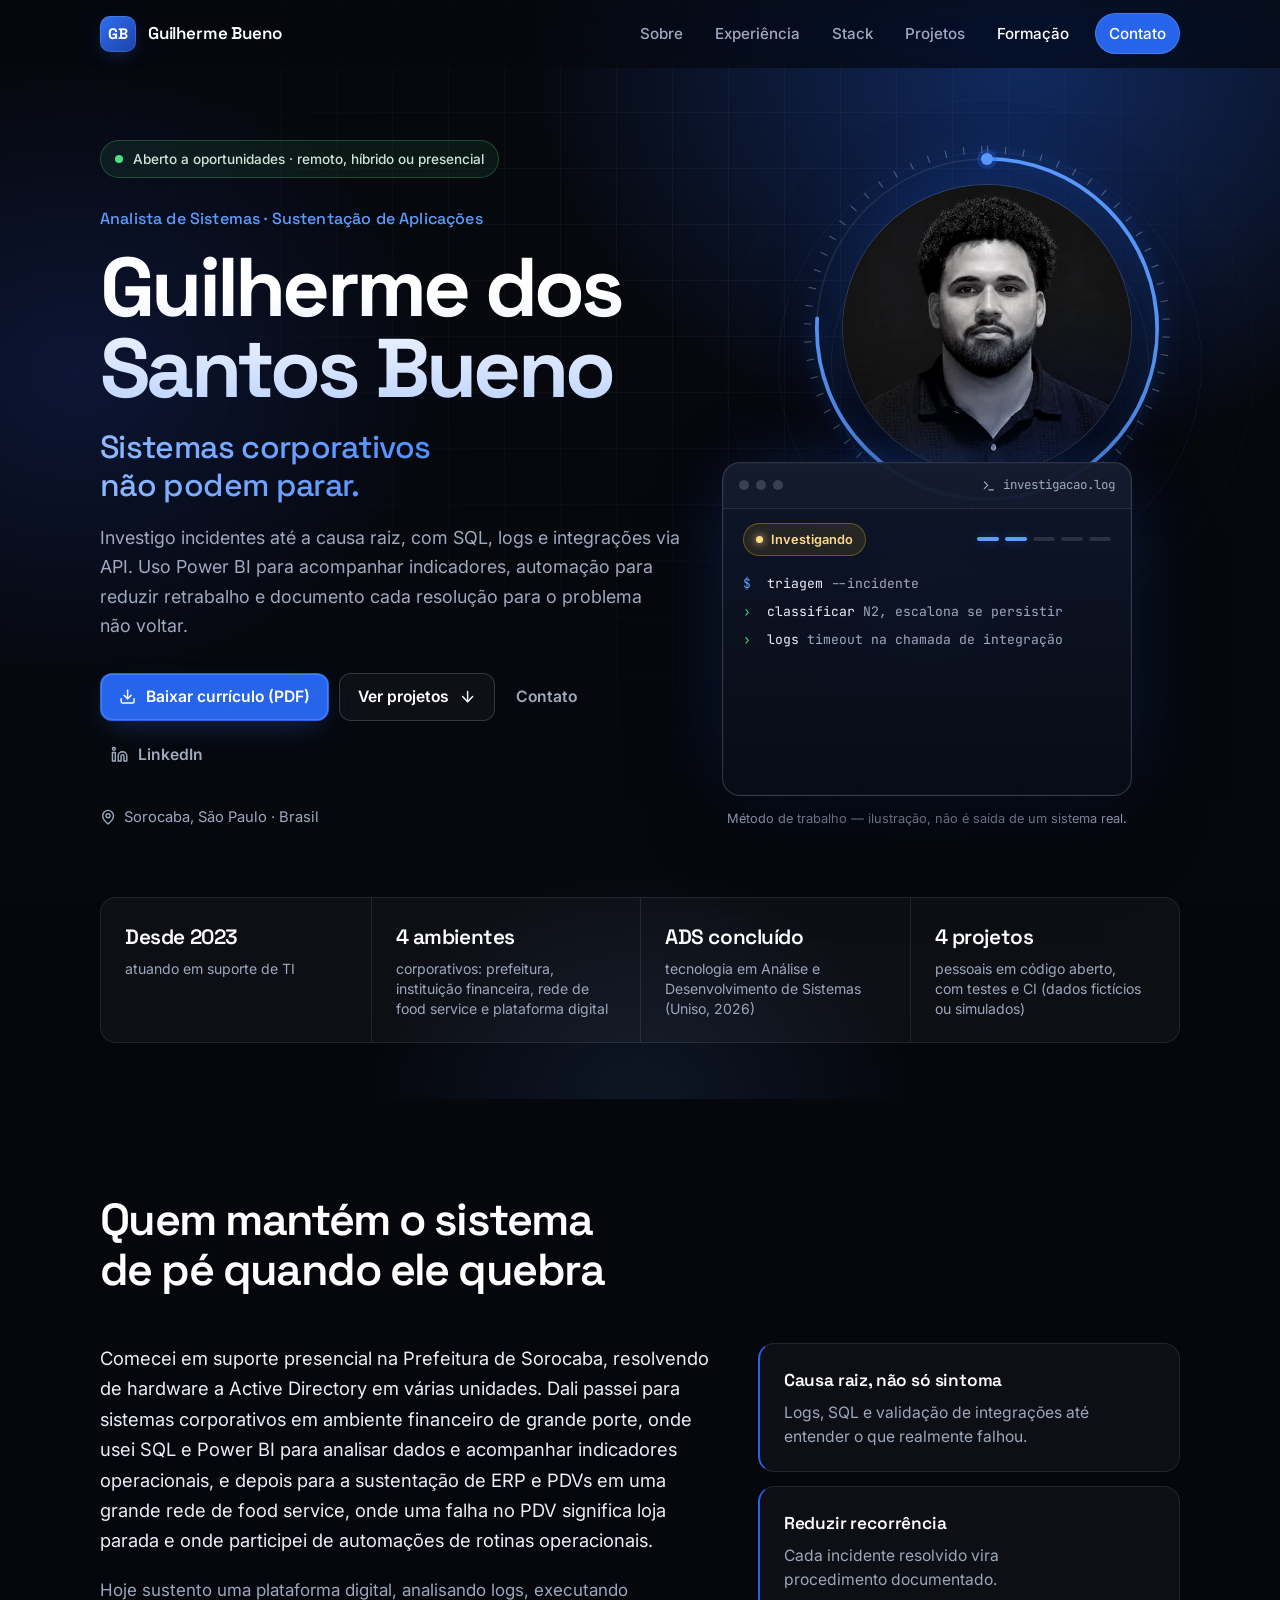
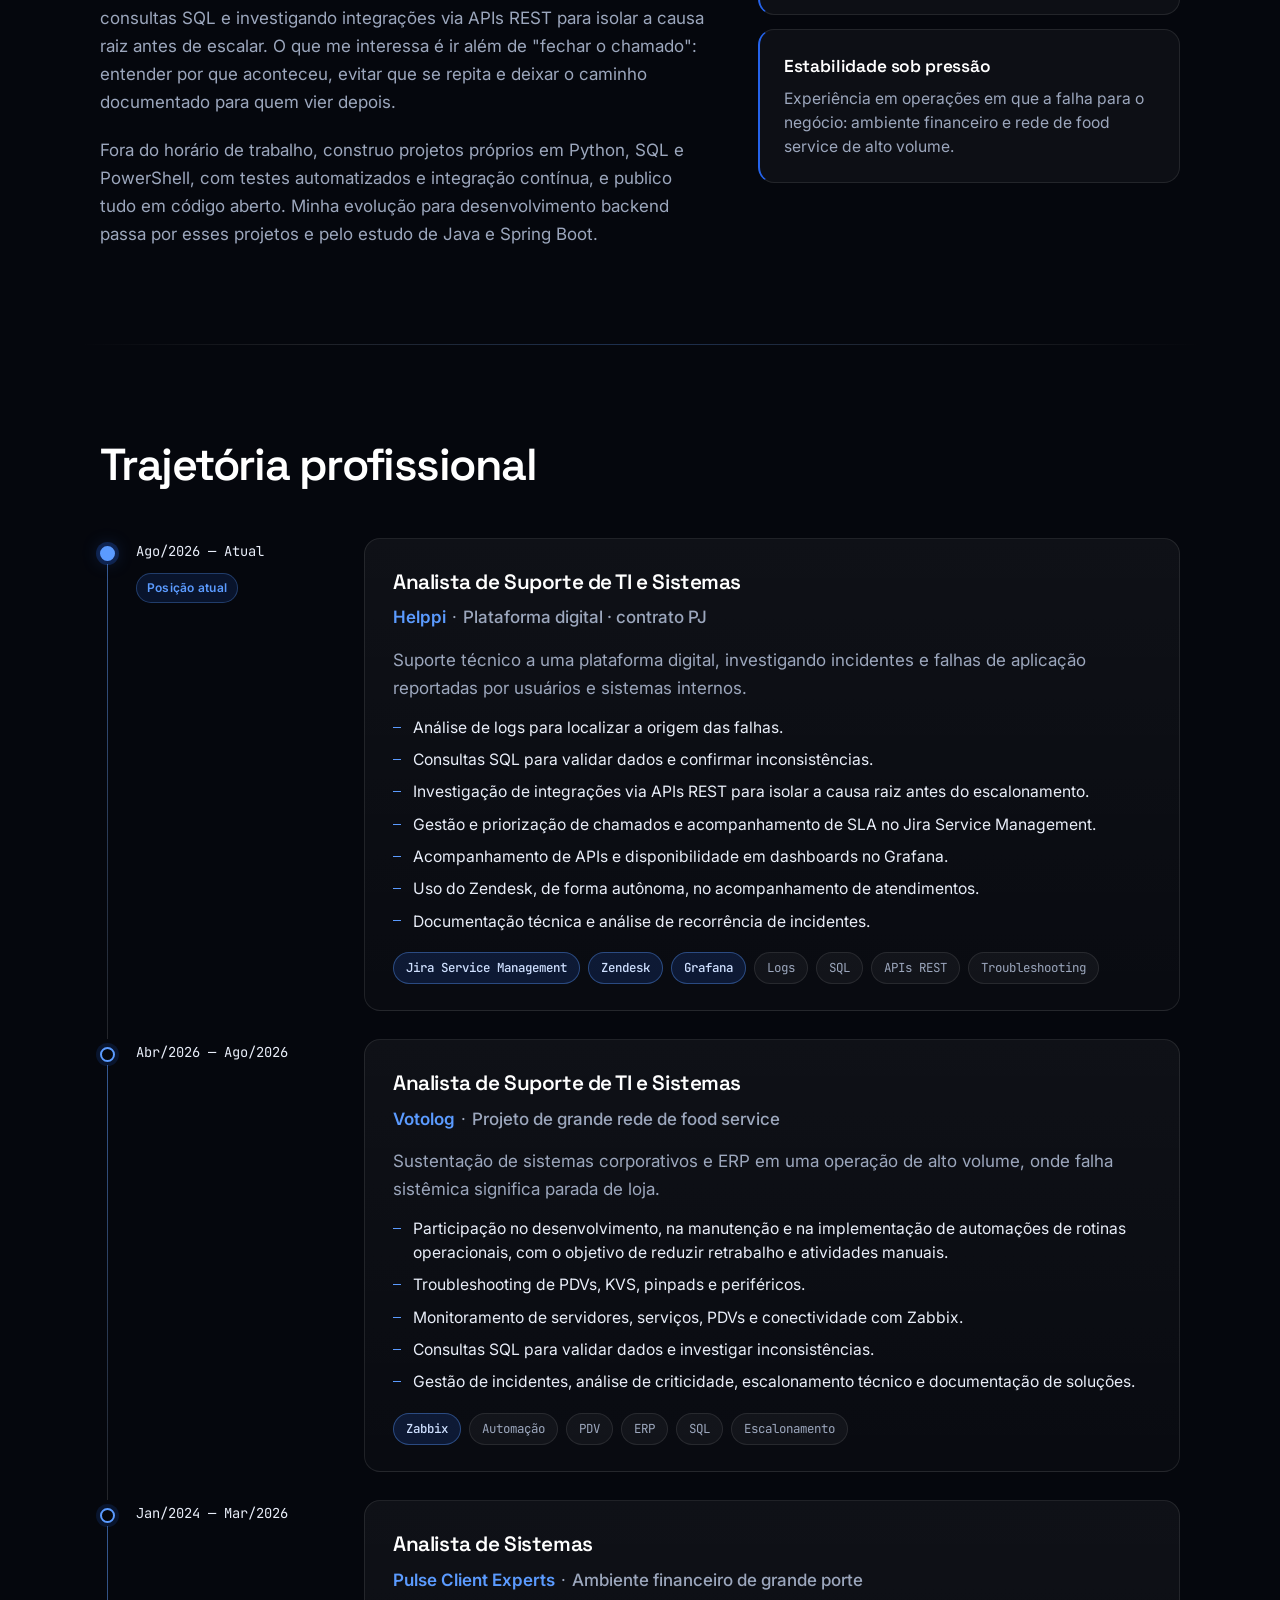
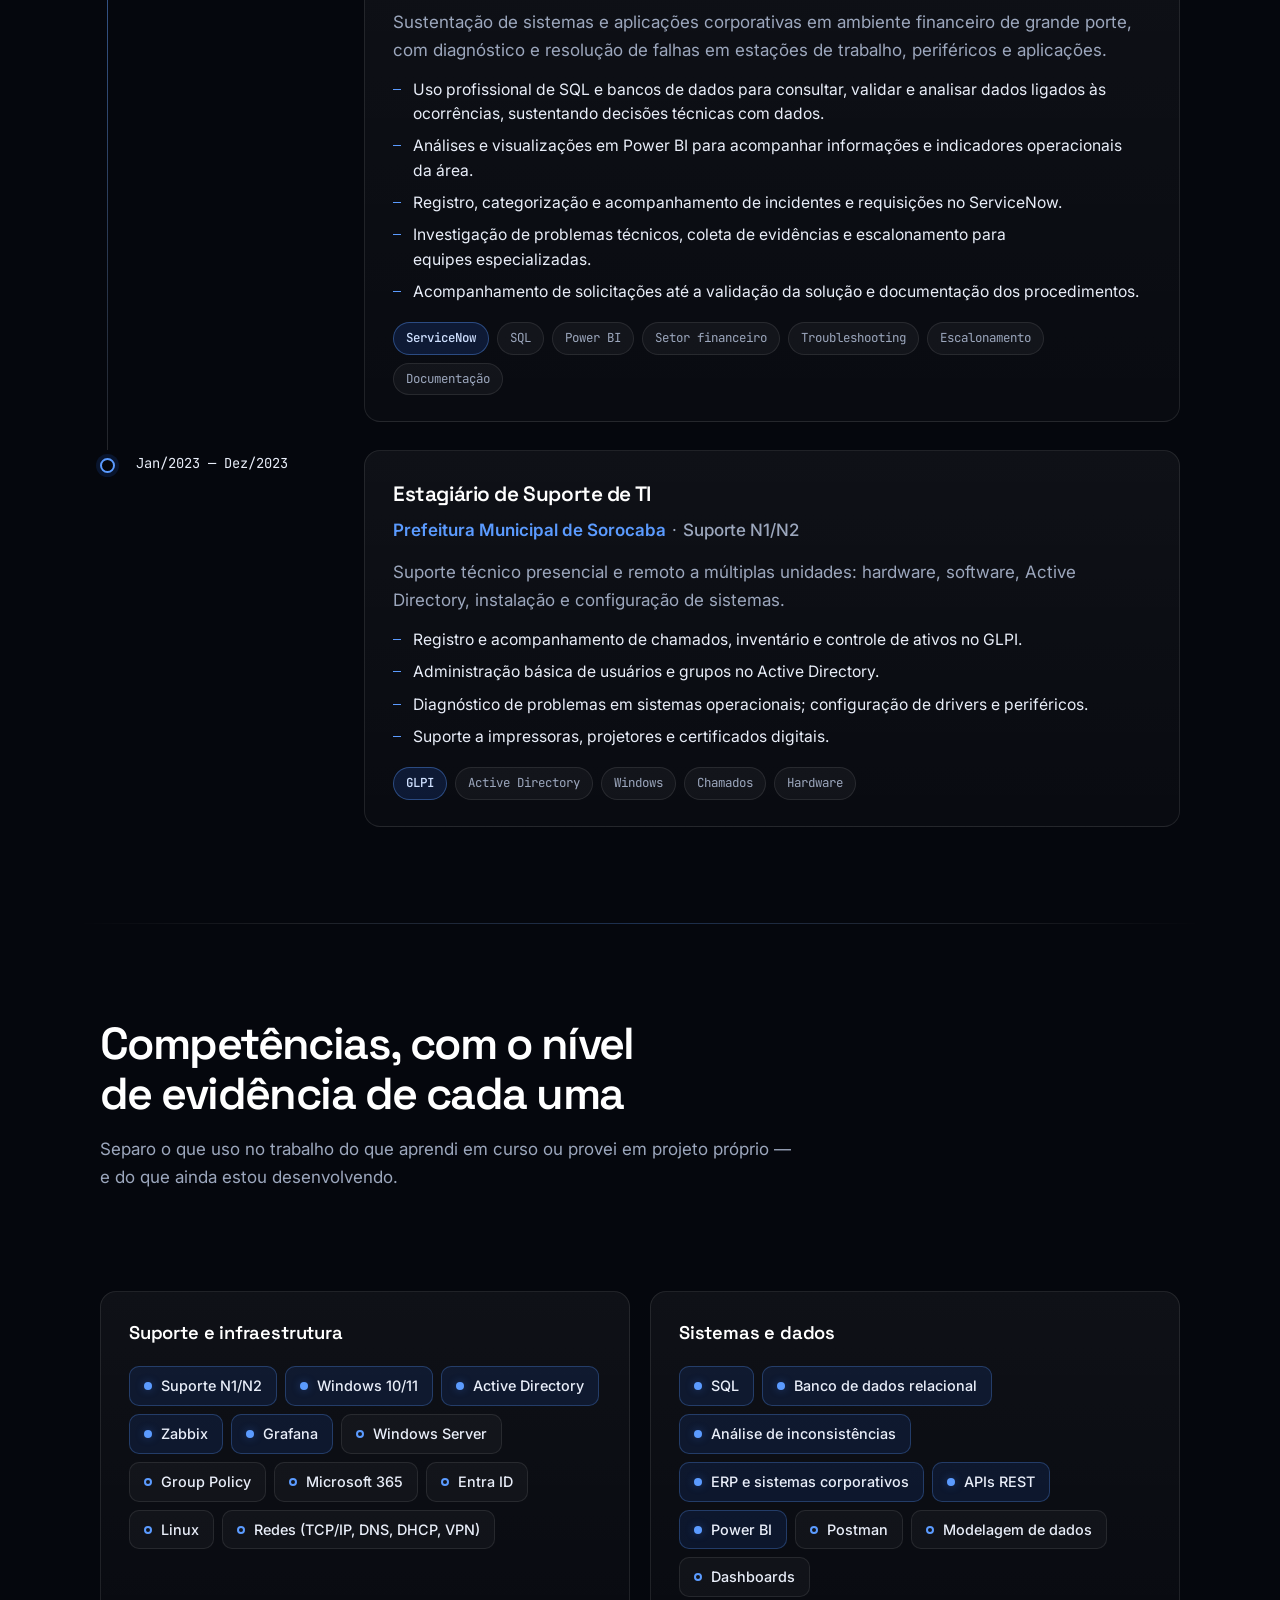
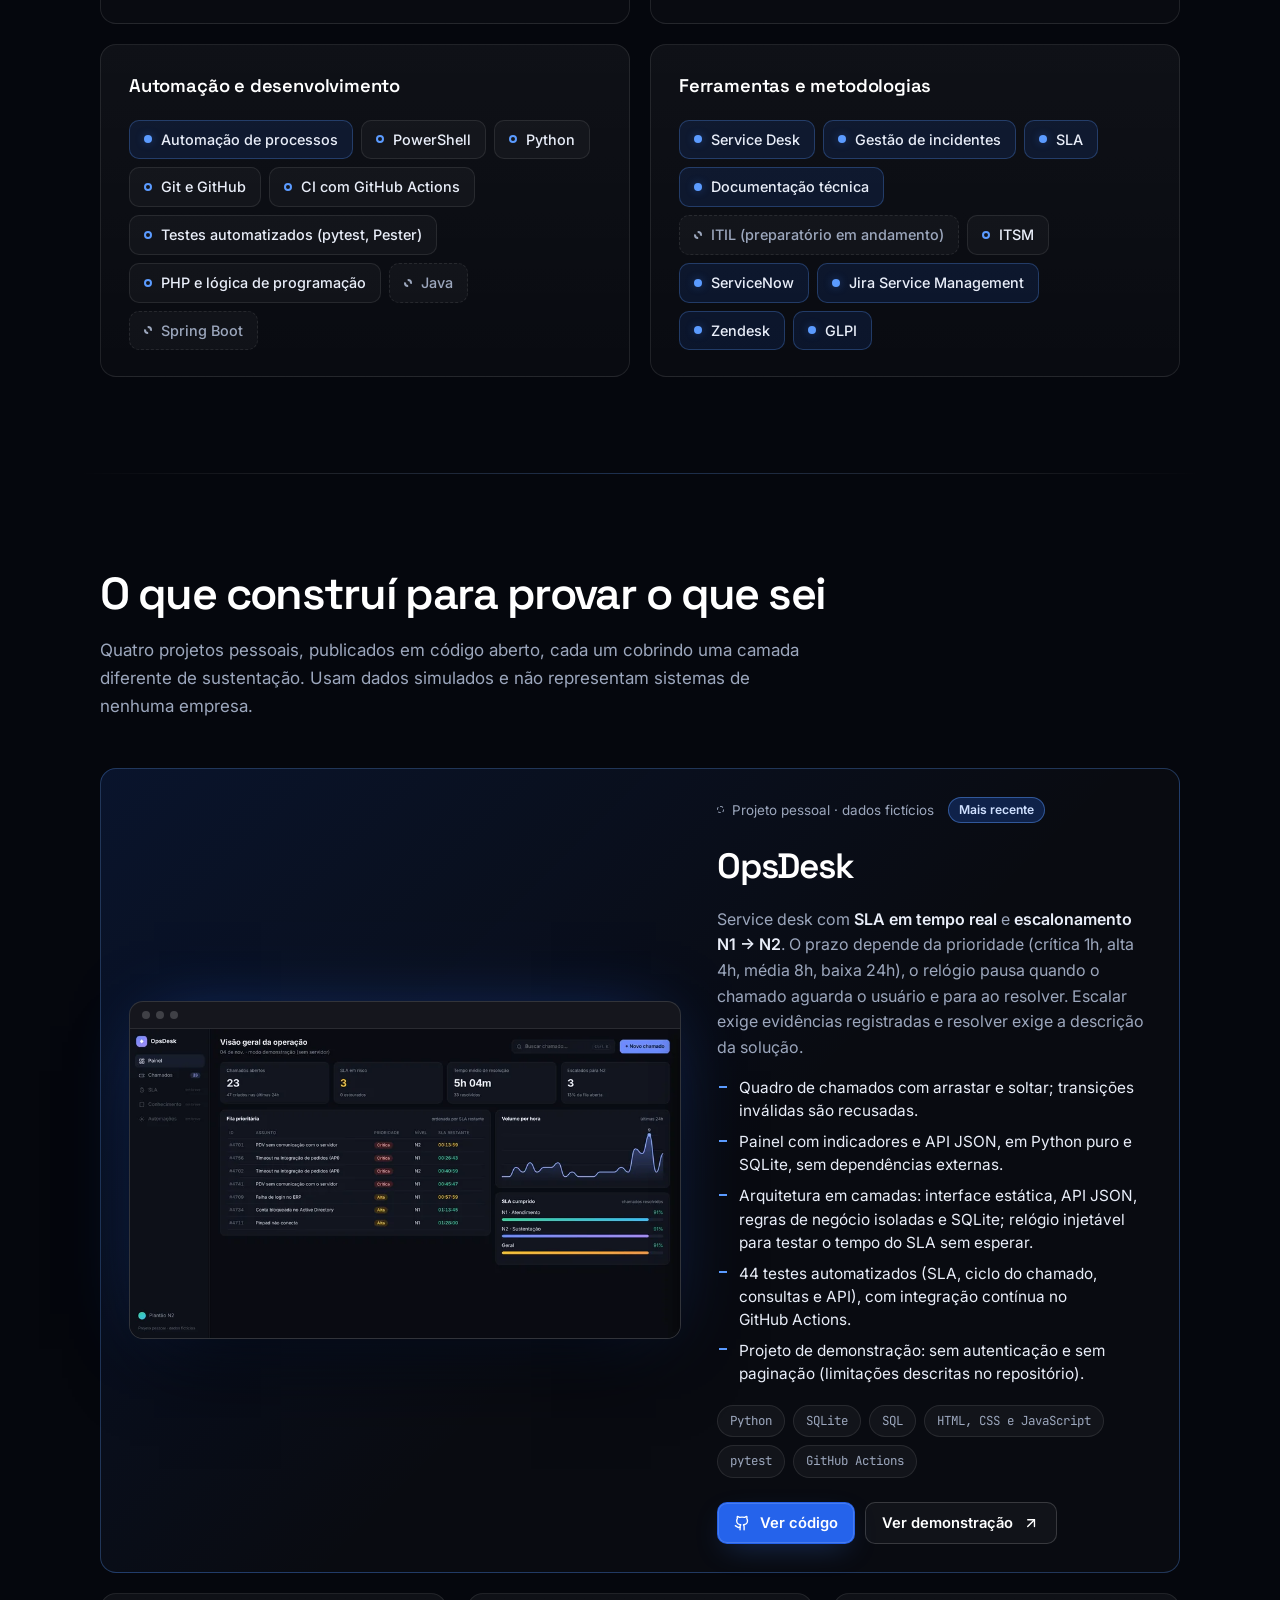
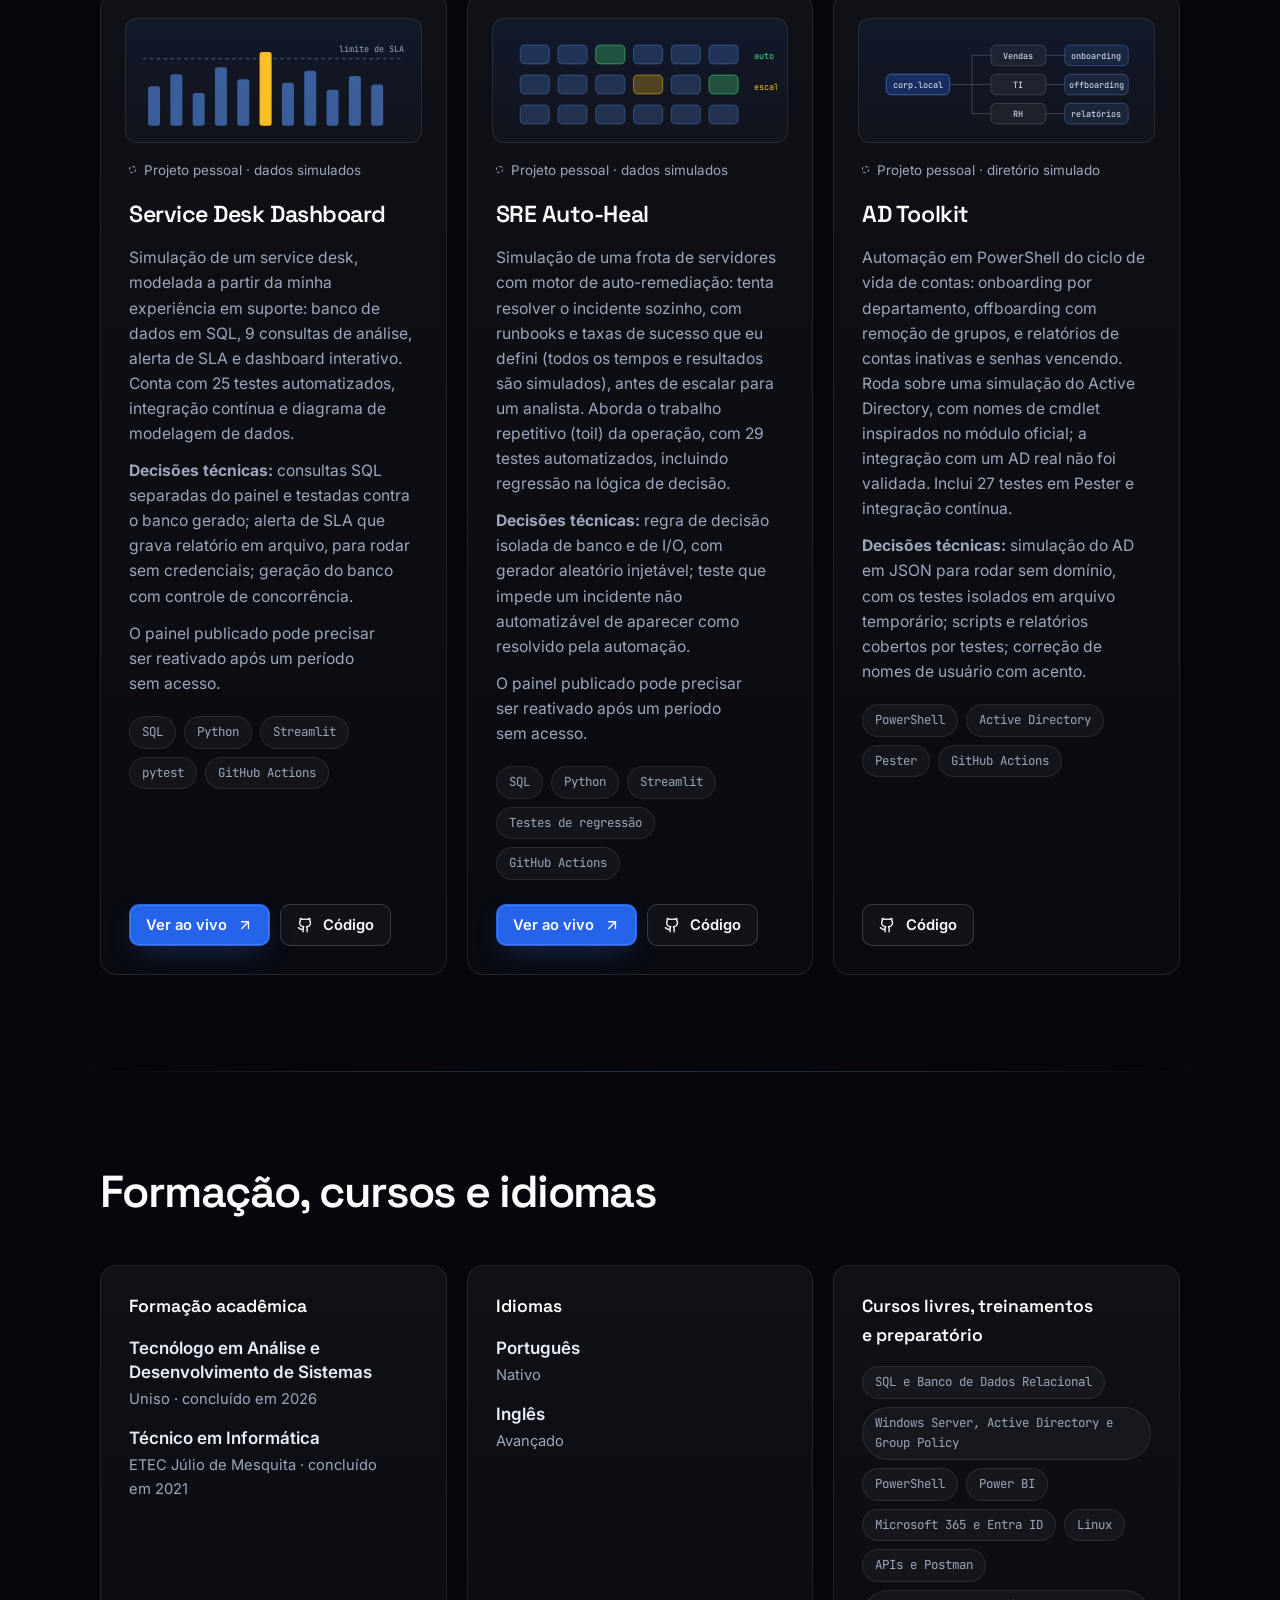
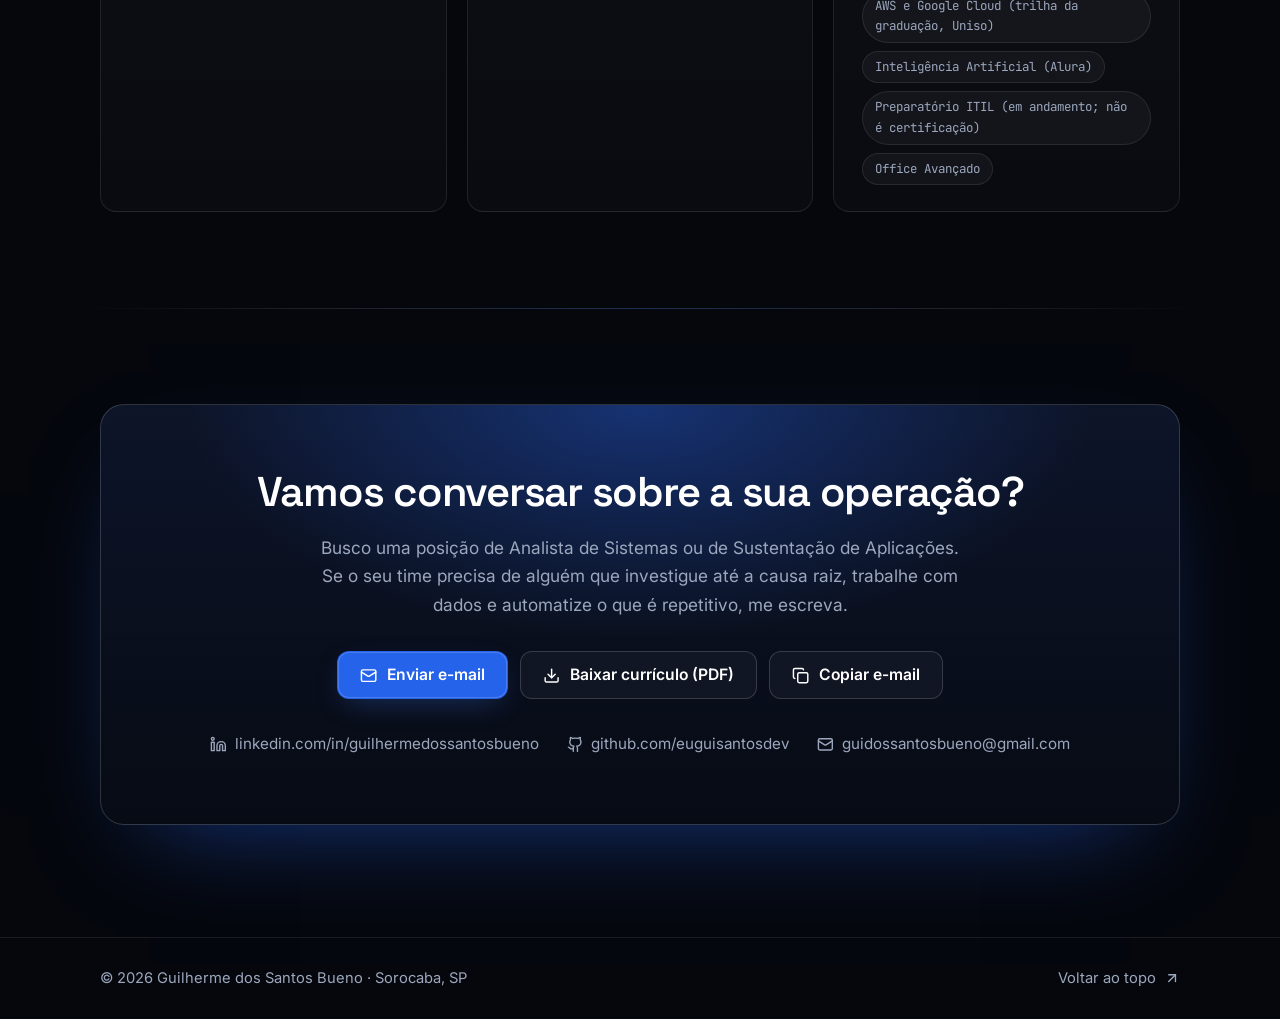
<file: index.html>
<!doctype html>
<html lang="pt-BR">
<head>
  <meta charset="utf-8">
  <meta name="viewport" content="width=device-width, initial-scale=1">
  <title>Guilherme dos Santos Bueno — Analista de Sistemas | Sustentação de Aplicações</title>
  <meta name="description" content="Analista de Sistemas em Sorocaba-SP. Sustentação de aplicações e ERP, SQL, Power BI, automação de processos e integrações via API. Portfólio, experiência e projetos.">
  <meta name="author" content="Guilherme dos Santos Bueno">
  <meta name="theme-color" content="#05070d">
  <link rel="canonical" href="https://euguisantosdev.github.io/">

  <meta property="og:type" content="website">
  <meta property="og:locale" content="pt_BR">
  <meta property="og:site_name" content="Guilherme dos Santos Bueno">
  <meta property="og:title" content="Guilherme dos Santos Bueno — Analista de Sistemas | Sustentação de Aplicações">
  <meta property="og:description" content="Analista de Sistemas. Sustentação de aplicações, SQL, Power BI, automação de processos e análise de causa raiz.">
  <meta property="og:url" content="https://euguisantosdev.github.io/">
  <meta property="og:image" content="https://euguisantosdev.github.io/og-image.png">
  <meta property="og:image:width" content="1200">
  <meta property="og:image:height" content="630">
  <meta property="og:image:alt" content="Guilherme dos Santos Bueno — Analista de Sistemas">
  <meta name="twitter:card" content="summary_large_image">
  <meta name="twitter:title" content="Guilherme dos Santos Bueno — Analista de Sistemas | Sustentação de Aplicações">
  <meta name="twitter:description" content="Analista de Sistemas. Sustentação de aplicações, SQL, Power BI, automação de processos e análise de causa raiz.">
  <meta name="twitter:image" content="https://euguisantosdev.github.io/og-image.png">

  <link rel="icon" href="favicon.svg" type="image/svg+xml">

  <link rel="preconnect" href="https://fonts.googleapis.com">
  <link rel="preconnect" href="https://fonts.gstatic.com" crossorigin>
  <link rel="stylesheet" href="https://fonts.googleapis.com/css2?family=Inter:wght@400;500;600&family=JetBrains+Mono:wght@400;500&family=Space+Grotesk:wght@500;600;700&display=swap">
  <link rel="stylesheet" href="assets/css/style.css">

  <script type="application/ld+json">
  {
    "@context": "https://schema.org",
    "@type": "Person",
    "name": "Guilherme dos Santos Bueno",
    "jobTitle": "Analista de Sistemas",
    "email": "mailto:guidossantosbueno@gmail.com",
    "url": "https://euguisantosdev.github.io/",
    "address": { "@type": "PostalAddress", "addressLocality": "Sorocaba", "addressRegion": "SP", "addressCountry": "BR" },
    "alumniOf": [
      { "@type": "CollegeOrUniversity", "name": "Uniso" },
      { "@type": "EducationalOrganization", "name": "ETEC Júlio de Mesquita" }
    ],
    "sameAs": [
      "https://www.linkedin.com/in/guilhermedossantosbueno/",
      "https://github.com/euguisantosdev"
    ]
  }
  </script>
  <script>document.documentElement.classList.add('js');</script>
</head>
<body>
  <!-- Ícones (sprite SVG, sem dependências) -->
  <svg width="0" height="0" style="position:absolute" aria-hidden="true" focusable="false">
    <defs>
      <symbol id="i-arrow-up-right" viewBox="0 0 24 24"><path d="M7 7h10v10"/><path d="M7 17 17 7"/></symbol>
      <symbol id="i-arrow-down" viewBox="0 0 24 24"><path d="M12 5v14"/><path d="m19 12-7 7-7-7"/></symbol>
      <symbol id="i-mail" viewBox="0 0 24 24"><rect width="20" height="16" x="2" y="4" rx="2"/><path d="m22 7-8.97 5.7a1.94 1.94 0 0 1-2.06 0L2 7"/></symbol>
      <symbol id="i-github" viewBox="0 0 24 24"><path d="M15 22v-4a4.8 4.8 0 0 0-1-3.5c3 0 6-2 6-5.5.08-1.25-.27-2.48-1-3.5.28-1.15.28-2.35 0-3.5 0 0-1 0-3 1.5-2.64-.5-5.36-.5-8 0C6 2 5 2 5 2c-.3 1.15-.3 2.35 0 3.5A5.403 5.403 0 0 0 4 9c0 3.5 3 5.5 6 5.5-.39.49-.68 1.05-.85 1.65-.17.6-.22 1.23-.15 1.85v4"/><path d="M9 18c-4.51 2-5-2-7-2"/></symbol>
      <symbol id="i-linkedin" viewBox="0 0 24 24"><path d="M16 8a6 6 0 0 1 6 6v7h-4v-7a2 2 0 0 0-2-2 2 2 0 0 0-2 2v7h-4v-7a6 6 0 0 1 6-6z"/><rect width="4" height="12" x="2" y="9"/><circle cx="4" cy="4" r="2"/></symbol>
      <symbol id="i-copy" viewBox="0 0 24 24"><rect width="14" height="14" x="8" y="8" rx="2" ry="2"/><path d="M4 16c-1.1 0-2-.9-2-2V4c0-1.1.9-2 2-2h10c1.1 0 2 .9 2 2"/></symbol>
      <symbol id="i-check" viewBox="0 0 24 24"><path d="M20 6 9 17l-5-5"/></symbol>
      <symbol id="i-menu" viewBox="0 0 24 24"><line x1="4" x2="20" y1="12" y2="12"/><line x1="4" x2="20" y1="6" y2="6"/><line x1="4" x2="20" y1="18" y2="18"/></symbol>
      <symbol id="i-x" viewBox="0 0 24 24"><path d="M18 6 6 18"/><path d="m6 6 12 12"/></symbol>
      <symbol id="i-map-pin" viewBox="0 0 24 24"><path d="M20 10c0 6-8 12-8 12s-8-6-8-12a8 8 0 0 1 16 0Z"/><circle cx="12" cy="10" r="3"/></symbol>
      <symbol id="i-download" viewBox="0 0 24 24"><path d="M21 15v4a2 2 0 0 1-2 2H5a2 2 0 0 1-2-2v-4"/><path d="m7 10 5 5 5-5"/><path d="M12 15V3"/></symbol>
      <symbol id="i-terminal" viewBox="0 0 24 24"><polyline points="4 17 10 11 4 5"/><line x1="12" x2="20" y1="19" y2="19"/></symbol>
    </defs>
  </svg>

  <a class="skip-link" href="#conteudo">Pular para o conteúdo</a>
  <div class="progress" aria-hidden="true"><span></span></div>

  <header class="site-header" id="topo">
    <nav class="nav container" aria-label="Navegação principal">
      <a class="brand" href="#topo" aria-label="GB — Guilherme Bueno, início">
        <span class="brand-mark" aria-hidden="true">GB</span>
        <span class="brand-name">Guilherme Bueno</span>
      </a>

      <button class="nav-toggle" type="button" aria-expanded="false" aria-controls="menu" aria-label="Abrir menu">
        <svg class="icon icon-menu" aria-hidden="true"><use href="#i-menu"/></svg>
        <svg class="icon icon-close" aria-hidden="true"><use href="#i-x"/></svg>
      </button>

      <ul class="nav-links" id="menu">
        <li><a href="#sobre">Sobre</a></li>
        <li><a href="#experiencia">Experiência</a></li>
        <li><a href="#stack">Stack</a></li>
        <li><a href="#projetos">Projetos</a></li>
        <li><a href="#formacao">Formação</a></li>
        <li><a class="nav-cta" href="#contato">Contato</a></li>
      </ul>
    </nav>
  </header>

  <main id="conteudo">

    <!-- HERO -->
    <section class="hero" aria-labelledby="hero-title">
      <div class="hero-bg" aria-hidden="true"></div>
      <div class="container hero-grid">
        <div class="hero-copy">
          <!-- Indicador de disponibilidade: remova este <p> para ocultá-lo. -->
          <p class="status-pill reveal"><span class="pulse-dot" aria-hidden="true"></span>Aberto a oportunidades · remoto, híbrido ou presencial</p>

          <p class="kicker reveal">Analista de Sistemas · Sustentação de Aplicações</p>
          <h1 id="hero-title" class="hero-title reveal">Guilherme dos Santos Bueno</h1>
          <p class="hero-tagline reveal">Sistemas corporativos não podem parar.</p>
          <p class="hero-lead reveal">Investigo incidentes até a causa raiz, com SQL, logs e integrações via API. Uso Power BI para acompanhar indicadores, automação para reduzir retrabalho e documento cada resolução para o problema não voltar.</p>

          <div class="hero-actions reveal">
            <a class="btn btn-primary" href="Guilherme_Santos_Bueno_Curriculo.pdf" download><svg class="icon" aria-hidden="true"><use href="#i-download"/></svg> Baixar currículo (PDF)</a>
            <a class="btn btn-ghost" href="#projetos">Ver projetos <svg class="icon" aria-hidden="true"><use href="#i-arrow-down"/></svg></a>
            <a class="btn btn-link" href="#contato">Contato</a>
            <a class="btn btn-link" href="https://www.linkedin.com/in/guilhermedossantosbueno/" target="_blank" rel="noopener noreferrer"><svg class="icon" aria-hidden="true"><use href="#i-linkedin"/></svg> LinkedIn<span class="sr-only"> (abre em nova aba)</span></a>
          </div>

          <p class="hero-meta reveal"><svg class="icon" aria-hidden="true"><use href="#i-map-pin"/></svg> Sorocaba, São Paulo · Brasil</p>
        </div>

        <div class="hero-stage reveal">
          <figure class="portrait">
            <svg class="portrait-ring" viewBox="0 0 400 400" aria-hidden="true">
              <circle class="ring-ticks" cx="200" cy="200" r="194"/>
              <circle class="ring-track" cx="200" cy="200" r="184"/>
              <circle class="ring-arc" cx="200" cy="200" r="184" pathLength="100"/>
            </svg>
            <span class="portrait-dot" aria-hidden="true"></span>
            <div class="portrait-photo">
              <picture>
                <source type="image/webp" srcset="assets/img/guilherme-480.webp 480w, assets/img/guilherme-720.webp 720w" sizes="(max-width: 640px) 70vw, 320px">
                <img src="assets/img/guilherme-480.jpg" srcset="assets/img/guilherme-480.jpg 480w, assets/img/guilherme-720.jpg 720w" sizes="(max-width: 640px) 70vw, 320px" width="480" height="480" alt="Guilherme dos Santos Bueno" fetchpriority="high" decoding="async">
              </picture>
            </div>
          </figure>

          <aside class="hero-panel" aria-label="Como eu investigo um incidente (ilustração do método)">
          <div class="board" id="board" role="img" aria-label="Ilustração animada do método de investigação: classificar o incidente, isolar a falha nos logs, validar dados com SQL, conferir a integração via API e documentar a causa raiz até o incidente ser resolvido.">
            <div class="board-bar" aria-hidden="true">
              <span class="dot"></span><span class="dot"></span><span class="dot"></span>
              <span class="board-title"><svg class="icon" aria-hidden="true"><use href="#i-terminal"/></svg> investigacao.log</span>
            </div>
            <div class="board-status" aria-hidden="true">
              <span class="board-chip" id="board-chip" data-state="done"><span class="board-chip-dot"></span><span id="board-chip-text">Resolvido</span></span>
              <span class="board-steps"><i class="on"></i><i class="on"></i><i class="on"></i><i class="on"></i><i class="on"></i></span>
            </div>
            <ol class="board-log" aria-hidden="true">
              <li><span class="c-prompt">$</span> triagem <span class="c-dim">--incidente</span></li>
              <li><span class="c-ok">›</span> classificar <span class="c-dim">N2, escalona se persistir</span></li>
              <li><span class="c-ok">›</span> logs <span class="c-dim">timeout na chamada de integração</span></li>
              <li><span class="c-ok">›</span> sql <span class="c-dim">registros duplicados encontrados</span></li>
              <li><span class="c-ok">›</span> api <span class="c-dim">serviço externo respondendo 504</span></li>
              <li><span class="c-ok">›</span> causa-raiz <span class="c-dim">documentar e prevenir</span></li>
              <li class="board-done"><span class="c-ok">✓</span> resolvido <span class="c-dim">procedimento documentado</span></li>
            </ol>
          </div>
          <p class="console-caption">Método de trabalho — ilustração, não é saída de um sistema real.</p>
          </aside>
        </div>
      </div>

      <div class="container">
        <ul class="facts reveal" aria-label="Fatos rápidos">
          <li><strong>Desde 2023</strong><span>atuando em suporte de TI</span></li>
          <li><strong>4 ambientes</strong><span>corporativos: prefeitura, instituição financeira, rede de food service e plataforma digital</span></li>
          <li><strong>ADS concluído</strong><span>tecnologia em Análise e Desenvolvimento de Sistemas (Uniso, 2026)</span></li>
          <li><strong>4 projetos</strong><span>pessoais em código aberto, com testes e CI (dados fictícios ou simulados)</span></li>
        </ul>
      </div>
    </section>

    <!-- SOBRE -->
    <section class="section" id="sobre" aria-labelledby="sobre-title">
      <div class="container">
        <header class="section-head reveal">
          <h2 id="sobre-title">Quem mantém o sistema de pé quando ele quebra</h2>
        </header>

        <div class="about-grid">
          <div class="about-text reveal">
            <p>Comecei em suporte presencial na Prefeitura de Sorocaba, resolvendo de hardware a Active Directory em várias unidades. Dali passei para sistemas corporativos em ambiente financeiro de grande porte, onde usei SQL e Power BI para analisar dados e acompanhar indicadores operacionais, e depois para a sustentação de ERP e PDVs em uma grande rede de food service, onde uma falha no PDV significa loja parada e onde participei de automações de rotinas operacionais.</p>
            <p>Hoje sustento uma plataforma digital, analisando logs, executando consultas SQL e investigando integrações via APIs REST para isolar a causa raiz antes de escalar. O que me interessa é ir além de "fechar o chamado": entender por que aconteceu, evitar que se repita e deixar o caminho documentado para quem vier depois.</p>
            <p>Fora do horário de trabalho, construo projetos próprios em Python, SQL e PowerShell, com testes automatizados e integração contínua, e publico tudo em código aberto. Minha evolução para desenvolvimento backend passa por esses projetos e pelo estudo de Java e Spring Boot.</p>
          </div>

          <ul class="principles reveal" aria-label="Princípios de trabalho">
            <li>
              <h3>Causa raiz, não só sintoma</h3>
              <p>Logs, SQL e validação de integrações até entender o que realmente falhou.</p>
            </li>
            <li>
              <h3>Reduzir recorrência</h3>
              <p>Cada incidente resolvido vira procedimento documentado.</p>
            </li>
            <li>
              <h3>Estabilidade sob pressão</h3>
              <p>Experiência em operações em que a falha para o negócio: ambiente financeiro e rede de food service de alto volume.</p>
            </li>
          </ul>
        </div>
      </div>
    </section>


    <!-- EXPERIÊNCIA -->
    <section class="section" id="experiencia" aria-labelledby="exp-title">
      <div class="container">
        <header class="section-head reveal">
          <h2 id="exp-title">Trajetória profissional</h2>
        </header>

        <ol class="timeline">
          <li class="tl-item reveal">
            <div class="tl-meta">
              <span class="tl-period">Ago/2026 — Atual</span>
              <span class="tl-badge">Posição atual</span>
            </div>
            <article class="card tl-card">
              <h3>Analista de Suporte de TI e Sistemas</h3>
              <p class="tl-company">Helppi <span class="tl-sep">·</span> <span class="tl-op">Plataforma digital · contrato PJ</span></p>
              <p>Suporte técnico a uma plataforma digital, investigando incidentes e falhas de aplicação reportadas por usuários e sistemas internos.</p>
              <ul class="tl-list">
                <li>Análise de logs para localizar a origem das falhas.</li>
                <li>Consultas SQL para validar dados e confirmar inconsistências.</li>
                <li>Investigação de integrações via APIs REST para isolar a causa raiz antes do escalonamento.</li>
                <li>Gestão e priorização de chamados e acompanhamento de SLA no Jira Service Management.</li>
                <li>Acompanhamento de APIs e disponibilidade em dashboards no Grafana.</li>
                <li>Uso do Zendesk, de forma autônoma, no acompanhamento de atendimentos.</li>
                <li>Documentação técnica e análise de recorrência de incidentes.</li>
              </ul>
              <ul class="tags" aria-label="Tecnologias relacionadas"><li class="tag-tool">Jira Service Management</li><li class="tag-tool">Zendesk</li><li class="tag-tool">Grafana</li><li>Logs</li><li>SQL</li><li>APIs REST</li><li>Troubleshooting</li></ul>
            </article>
          </li>

          <li class="tl-item reveal">
            <div class="tl-meta"><span class="tl-period">Abr/2026 — Ago/2026</span></div>
            <article class="card tl-card">
              <h3>Analista de Suporte de TI e Sistemas</h3>
              <p class="tl-company">Votolog <span class="tl-sep">·</span> <span class="tl-op">Projeto de grande rede de food service</span></p>
              <p>Sustentação de sistemas corporativos e ERP em uma operação de alto volume, onde falha sistêmica significa parada de loja.</p>
              <ul class="tl-list">
                <li>Participação no desenvolvimento, na manutenção e na implementação de automações de rotinas operacionais, com o objetivo de reduzir retrabalho e atividades manuais.</li>
                <li>Troubleshooting de PDVs, KVS, pinpads e periféricos.</li>
                <li>Monitoramento de servidores, serviços, PDVs e conectividade com Zabbix.</li>
                <li>Consultas SQL para validar dados e investigar inconsistências.</li>
                <li>Gestão de incidentes, análise de criticidade, escalonamento técnico e documentação de soluções.</li>
              </ul>
              <ul class="tags" aria-label="Tecnologias relacionadas"><li class="tag-tool">Zabbix</li><li>Automação</li><li>PDV</li><li>ERP</li><li>SQL</li><li>Escalonamento</li></ul>
            </article>
          </li>

          <li class="tl-item reveal">
            <div class="tl-meta"><span class="tl-period">Jan/2024 — Mar/2026</span></div>
            <article class="card tl-card">
              <h3>Analista de Sistemas</h3>
              <p class="tl-company">Pulse Client Experts <span class="tl-sep">·</span> <span class="tl-op">Ambiente financeiro de grande porte</span></p>
              <p>Sustentação de sistemas e aplicações corporativas em ambiente financeiro de grande porte, com diagnóstico e resolução de falhas em estações de trabalho, periféricos e aplicações.</p>
              <ul class="tl-list">
                <li>Uso profissional de SQL e bancos de dados para consultar, validar e analisar dados ligados às ocorrências, sustentando decisões técnicas com dados.</li>
                <li>Análises e visualizações em Power BI para acompanhar informações e indicadores operacionais da área.</li>
                <li>Registro, categorização e acompanhamento de incidentes e requisições no ServiceNow.</li>
                <li>Investigação de problemas técnicos, coleta de evidências e escalonamento para equipes especializadas.</li>
                <li>Acompanhamento de solicitações até a validação da solução e documentação dos procedimentos.</li>
              </ul>
              <ul class="tags" aria-label="Tecnologias relacionadas"><li class="tag-tool">ServiceNow</li><li>SQL</li><li>Power BI</li><li>Setor financeiro</li><li>Troubleshooting</li><li>Escalonamento</li><li>Documentação</li></ul>
            </article>
          </li>

          <li class="tl-item reveal">
            <div class="tl-meta"><span class="tl-period">Jan/2023 — Dez/2023</span></div>
            <article class="card tl-card">
              <h3>Estagiário de Suporte de TI</h3>
              <p class="tl-company">Prefeitura Municipal de Sorocaba <span class="tl-sep">·</span> <span class="tl-op">Suporte N1/N2</span></p>
              <p>Suporte técnico presencial e remoto a múltiplas unidades: hardware, software, Active Directory, instalação e configuração de sistemas.</p>
              <ul class="tl-list">
                <li>Registro e acompanhamento de chamados, inventário e controle de ativos no GLPI.</li>
                <li>Administração básica de usuários e grupos no Active Directory.</li>
                <li>Diagnóstico de problemas em sistemas operacionais; configuração de drivers e periféricos.</li>
                <li>Suporte a impressoras, projetores e certificados digitais.</li>
              </ul>
              <ul class="tags" aria-label="Tecnologias relacionadas"><li class="tag-tool">GLPI</li><li>Active Directory</li><li>Windows</li><li>Chamados</li><li>Hardware</li></ul>
            </article>
          </li>
        </ol>
      </div>
    </section>

    <!-- STACK -->
    <section class="section" id="stack" aria-labelledby="stack-title">
      <div class="container">
        <header class="section-head reveal">
          <h2 id="stack-title">Competências, com o nível de evidência de cada uma</h2>
          <p class="section-sub">Separo o que uso no trabalho do que aprendi em curso ou provei em projeto próprio — e do que ainda estou desenvolvendo.</p>
        </header>

        <ul class="legend reveal" aria-label="Legenda dos níveis">
          <li><span class="lv lv-pro" aria-hidden="true"></span> Prática profissional</li>
          <li><span class="lv lv-study" aria-hidden="true"></span> Formação e projetos próprios</li>
          <li><span class="lv lv-grow" aria-hidden="true"></span> Em desenvolvimento</li>
        </ul>

        <div class="stack-grid">
          <article class="card stack-card reveal">
            <h3>Suporte e infraestrutura</h3>
            <ul class="chips">
              <li class="chip lv-pro"><span class="sr-only">Prática profissional: </span>Suporte N1/N2</li>
              <li class="chip lv-pro"><span class="sr-only">Prática profissional: </span>Windows 10/11</li>
              <li class="chip lv-pro"><span class="sr-only">Prática profissional: </span>Active Directory</li>
              <li class="chip lv-pro"><span class="sr-only">Prática profissional: </span>Zabbix</li>
              <li class="chip lv-pro"><span class="sr-only">Prática profissional: </span>Grafana</li>
              <li class="chip lv-study"><span class="sr-only">Formação e projetos: </span>Windows Server</li>
              <li class="chip lv-study"><span class="sr-only">Formação e projetos: </span>Group Policy</li>
              <li class="chip lv-study"><span class="sr-only">Formação e projetos: </span>Microsoft 365</li>
              <li class="chip lv-study"><span class="sr-only">Formação e projetos: </span>Entra ID</li>
              <li class="chip lv-study"><span class="sr-only">Formação e projetos: </span>Linux</li>
              <li class="chip lv-study"><span class="sr-only">Formação e projetos: </span>Redes (TCP/IP, DNS, DHCP, VPN)</li>
            </ul>
          </article>

          <article class="card stack-card reveal">
            <h3>Sistemas e dados</h3>
            <ul class="chips">
              <li class="chip lv-pro"><span class="sr-only">Prática profissional: </span>SQL</li>
              <li class="chip lv-pro"><span class="sr-only">Prática profissional: </span>Banco de dados relacional</li>
              <li class="chip lv-pro"><span class="sr-only">Prática profissional: </span>Análise de inconsistências</li>
              <li class="chip lv-pro"><span class="sr-only">Prática profissional: </span>ERP e sistemas corporativos</li>
              <li class="chip lv-pro"><span class="sr-only">Prática profissional: </span>APIs REST</li>
              <li class="chip lv-pro"><span class="sr-only">Prática profissional: </span>Power BI</li>
              <li class="chip lv-study"><span class="sr-only">Formação e projetos: </span>Postman</li>
              <li class="chip lv-study"><span class="sr-only">Formação e projetos: </span>Modelagem de dados</li>
              <li class="chip lv-study"><span class="sr-only">Formação e projetos: </span>Dashboards</li>
            </ul>
          </article>

          <article class="card stack-card reveal">
            <h3>Automação e desenvolvimento</h3>
            <ul class="chips">
              <li class="chip lv-pro"><span class="sr-only">Prática profissional: </span>Automação de processos</li>
              <li class="chip lv-study"><span class="sr-only">Formação e projetos: </span>PowerShell</li>
              <li class="chip lv-study"><span class="sr-only">Formação e projetos: </span>Python</li>
              <li class="chip lv-study"><span class="sr-only">Formação e projetos: </span>Git e GitHub</li>
              <li class="chip lv-study"><span class="sr-only">Formação e projetos: </span>CI com GitHub Actions</li>
              <li class="chip lv-study"><span class="sr-only">Formação e projetos: </span>Testes automatizados (pytest, Pester)</li>
              <li class="chip lv-study"><span class="sr-only">Formação e projetos: </span>PHP e lógica de programação</li>
              <li class="chip lv-grow"><span class="sr-only">Em desenvolvimento: </span>Java</li>
              <li class="chip lv-grow"><span class="sr-only">Em desenvolvimento: </span>Spring Boot</li>
            </ul>
          </article>

          <article class="card stack-card reveal">
            <h3>Ferramentas e metodologias</h3>
            <ul class="chips">
              <li class="chip lv-pro"><span class="sr-only">Prática profissional: </span>Service Desk</li>
              <li class="chip lv-pro"><span class="sr-only">Prática profissional: </span>Gestão de incidentes</li>
              <li class="chip lv-pro"><span class="sr-only">Prática profissional: </span>SLA</li>
              <li class="chip lv-pro"><span class="sr-only">Prática profissional: </span>Documentação técnica</li>
              <li class="chip lv-grow"><span class="sr-only">Em desenvolvimento: </span>ITIL (preparatório em andamento)</li>
              <li class="chip lv-study"><span class="sr-only">Formação e projetos: </span>ITSM</li>
              <li class="chip lv-pro"><span class="sr-only">Prática profissional: </span>ServiceNow</li>
              <li class="chip lv-pro"><span class="sr-only">Prática profissional: </span>Jira Service Management</li>
              <li class="chip lv-pro"><span class="sr-only">Prática profissional: </span>Zendesk</li>
              <li class="chip lv-pro"><span class="sr-only">Prática profissional: </span>GLPI</li>
            </ul>
          </article>
        </div>
      </div>
    </section>

    <!-- PROJETOS -->
    <section class="section" id="projetos" aria-labelledby="proj-title">
      <div class="container">
        <header class="section-head reveal">
          <h2 id="proj-title">O que construí para provar o que sei</h2>
          <p class="section-sub">Quatro projetos pessoais, publicados em código aberto, cada um cobrindo uma camada diferente de sustentação. Usam dados simulados e não representam sistemas de nenhuma empresa.</p>
        </header>

        <article class="card project project-feature reveal">
          <div class="feature-media">
            <div class="shot" role="img" aria-label="Captura de tela do OpsDesk: painel com chamados abertos, SLA em risco, tempo médio de resolução, fila prioritária ordenada por SLA restante e volume por hora. Dados fictícios.">
              <div class="shot-bar" aria-hidden="true"><span></span><span></span><span></span></div>
              <picture>
                <source type="image/webp" srcset="assets/img/opsdesk-painel-900.webp 900w, assets/img/opsdesk-painel-1400.webp 1400w" sizes="(max-width: 1020px) 92vw, 640px">
                <img src="assets/img/opsdesk-painel-900.jpg" srcset="assets/img/opsdesk-painel-900.jpg 900w, assets/img/opsdesk-painel-1400.jpg 1400w" sizes="(max-width: 1020px) 92vw, 640px" width="900" height="506" alt="" loading="lazy" decoding="async">
              </picture>
            </div>
          </div>
          <div class="feature-body">
            <p class="project-type"><span class="demo-dot" aria-hidden="true"></span>Projeto pessoal · dados fictícios <span class="badge-new">Mais recente</span></p>
            <h3>OpsDesk</h3>
            <p>Service desk com <strong>SLA em tempo real</strong> e <strong>escalonamento N1 → N2</strong>. O prazo depende da prioridade (crítica 1h, alta 4h, média 8h, baixa 24h), o relógio pausa quando o chamado aguarda o usuário e para ao resolver. Escalar exige evidências registradas e resolver exige a descrição da solução.</p>
            <ul class="feature-points">
              <li>Quadro de chamados com arrastar e soltar; transições inválidas são recusadas.</li>
              <li>Painel com indicadores e API JSON, em Python puro e SQLite, sem dependências externas.</li>
              <li>Arquitetura em camadas: interface estática, API JSON, regras de negócio isoladas e SQLite; relógio injetável para testar o tempo do SLA sem esperar.</li>
              <li>44 testes automatizados (SLA, ciclo do chamado, consultas e API), com integração contínua no GitHub Actions.</li>
              <li>Projeto de demonstração: sem autenticação e sem paginação (limitações descritas no repositório).</li>
            </ul>
            <ul class="tags" aria-label="Tecnologias"><li>Python</li><li>SQLite</li><li>SQL</li><li>HTML, CSS e JavaScript</li><li>pytest</li><li>GitHub Actions</li></ul>
            <div class="project-links">
              <a class="btn btn-primary btn-sm" href="https://github.com/euguisantosdev/opsdesk" target="_blank" rel="noopener noreferrer"><svg class="icon" aria-hidden="true"><use href="#i-github"/></svg> Ver código<span class="sr-only"> (abre em nova aba)</span></a>
              <a class="btn btn-ghost btn-sm" href="https://euguisantosdev.github.io/opsdesk/" target="_blank" rel="noopener noreferrer">Ver demonstração <svg class="icon" aria-hidden="true"><use href="#i-arrow-up-right"/></svg><span class="sr-only"> (abre em nova aba)</span></a>
            </div>
          </div>
        </article>

        <div class="projects-grid">
          <article class="card project reveal">
            <div class="project-art" aria-hidden="true">
              <svg viewBox="0 0 320 120" preserveAspectRatio="xMidYMid meet">
                <g class="bars">
                  <rect x="14" y="62" width="14" height="46" rx="3"/><rect x="40" y="48" width="14" height="60" rx="3"/><rect x="66" y="70" width="14" height="38" rx="3"/><rect x="92" y="40" width="14" height="68" rx="3"/>
                  <rect x="118" y="54" width="14" height="54" rx="3"/><rect class="warn" x="144" y="22" width="14" height="86" rx="3"/><rect x="170" y="58" width="14" height="50" rx="3"/><rect x="196" y="44" width="14" height="64" rx="3"/>
                  <rect x="222" y="66" width="14" height="42" rx="3"/><rect x="248" y="50" width="14" height="58" rx="3"/><rect x="274" y="60" width="14" height="48" rx="3"/>
                </g>
                <line class="sla-line" x1="8" x2="312" y1="30" y2="30"/>
                <text class="sla-label" x="312" y="22" text-anchor="end">limite de SLA</text>
              </svg>
            </div>
            <p class="project-type"><span class="demo-dot" aria-hidden="true"></span>Projeto pessoal · dados simulados</p>
            <h3>Service Desk Dashboard</h3>
            <p>Simulação de um service desk, modelada a partir da minha experiência em suporte: banco de dados em SQL, 9 consultas de análise, alerta de SLA e dashboard interativo. Conta com 25 testes automatizados, integração contínua e diagrama de modelagem de dados.</p>
            <p><strong>Decisões técnicas:</strong> consultas SQL separadas do painel e testadas contra o banco gerado; alerta de SLA que grava relatório em arquivo, para rodar sem credenciais; geração do banco com controle de concorrência.</p>
            <p class="project-note">O painel publicado pode precisar ser reativado após um período sem acesso.</p>
            <ul class="tags" aria-label="Tecnologias"><li>SQL</li><li>Python</li><li>Streamlit</li><li>pytest</li><li>GitHub Actions</li></ul>
            <div class="project-links">
              <a class="btn btn-primary btn-sm" href="https://service-desk-dashboard-8qhpzeyamo75tk9qklbfjw.streamlit.app/" target="_blank" rel="noopener noreferrer">Ver ao vivo <svg class="icon" aria-hidden="true"><use href="#i-arrow-up-right"/></svg><span class="sr-only"> (abre em nova aba)</span></a>
              <a class="btn btn-ghost btn-sm" href="https://github.com/euguisantosdev/service-desk-dashboard" target="_blank" rel="noopener noreferrer"><svg class="icon" aria-hidden="true"><use href="#i-github"/></svg> Código<span class="sr-only"> (abre em nova aba)</span></a>
            </div>
          </article>

          <article class="card project reveal">
            <div class="project-art" aria-hidden="true">
              <svg viewBox="0 0 320 120" preserveAspectRatio="xMidYMid meet">
                <g class="nodes">
                  <rect x="20" y="14" width="34" height="22" rx="5"/><rect x="64" y="14" width="34" height="22" rx="5"/><rect class="heal" x="108" y="14" width="34" height="22" rx="5"/><rect x="152" y="14" width="34" height="22" rx="5"/><rect x="196" y="14" width="34" height="22" rx="5"/><rect x="240" y="14" width="34" height="22" rx="5"/>
                  <rect x="20" y="49" width="34" height="22" rx="5"/><rect x="64" y="49" width="34" height="22" rx="5"/><rect x="108" y="49" width="34" height="22" rx="5"/><rect class="esc" x="152" y="49" width="34" height="22" rx="5"/><rect x="196" y="49" width="34" height="22" rx="5"/><rect class="heal d2" x="240" y="49" width="34" height="22" rx="5"/>
                  <rect x="20" y="84" width="34" height="22" rx="5"/><rect x="64" y="84" width="34" height="22" rx="5"/><rect x="108" y="84" width="34" height="22" rx="5"/><rect x="152" y="84" width="34" height="22" rx="5"/><rect x="196" y="84" width="34" height="22" rx="5"/><rect x="240" y="84" width="34" height="22" rx="5"/>
                </g>
                <text class="legend-t" x="292" y="30">auto</text><text class="legend-t esc-t" x="292" y="66">escala</text>
              </svg>
            </div>
            <p class="project-type"><span class="demo-dot" aria-hidden="true"></span>Projeto pessoal · dados simulados</p>
            <h3>SRE Auto-Heal</h3>
            <p>Simulação de uma frota de servidores com motor de auto-remediação: tenta resolver o incidente sozinho, com runbooks e taxas de sucesso que eu defini (todos os tempos e resultados são simulados), antes de escalar para um analista. Aborda o trabalho repetitivo (toil) da operação, com 29 testes automatizados, incluindo regressão na lógica de decisão.</p>
            <p><strong>Decisões técnicas:</strong> regra de decisão isolada de banco e de I/O, com gerador aleatório injetável; teste que impede um incidente não automatizável de aparecer como resolvido pela automação.</p>
            <p class="project-note">O painel publicado pode precisar ser reativado após um período sem acesso.</p>
            <ul class="tags" aria-label="Tecnologias"><li>SQL</li><li>Python</li><li>Streamlit</li><li>Testes de regressão</li><li>GitHub Actions</li></ul>
            <div class="project-links">
              <a class="btn btn-primary btn-sm" href="https://sre-autoheal-kshs3a6xoqumaxswedgjat.streamlit.app/" target="_blank" rel="noopener noreferrer">Ver ao vivo <svg class="icon" aria-hidden="true"><use href="#i-arrow-up-right"/></svg><span class="sr-only"> (abre em nova aba)</span></a>
              <a class="btn btn-ghost btn-sm" href="https://github.com/euguisantosdev/sre-autoheal" target="_blank" rel="noopener noreferrer"><svg class="icon" aria-hidden="true"><use href="#i-github"/></svg> Código<span class="sr-only"> (abre em nova aba)</span></a>
            </div>
          </article>

          <article class="card project reveal">
            <div class="project-art" aria-hidden="true">
              <svg viewBox="0 0 320 120" preserveAspectRatio="xMidYMid meet">
                <g class="tree">
                  <rect class="root" x="20" y="48" width="74" height="24" rx="6"/><text x="57" y="64" text-anchor="middle">corp.local</text>
                  <path d="M94 60h26M120 26v68M120 26h22M120 60h22M120 94h22"/>
                  <rect x="142" y="14" width="64" height="24" rx="6"/><text x="174" y="30" text-anchor="middle">Vendas</text>
                  <rect x="142" y="48" width="64" height="24" rx="6"/><text x="174" y="64" text-anchor="middle">TI</text>
                  <rect x="142" y="82" width="64" height="24" rx="6"/><text x="174" y="98" text-anchor="middle">RH</text>
                  <path d="M206 26h22M206 60h22M206 94h22"/>
                  <rect class="user" x="228" y="14" width="74" height="24" rx="6"/><text x="265" y="30" text-anchor="middle">onboarding</text>
                  <rect class="user" x="228" y="48" width="74" height="24" rx="6"/><text x="265" y="64" text-anchor="middle">offboarding</text>
                  <rect class="user" x="228" y="82" width="74" height="24" rx="6"/><text x="265" y="98" text-anchor="middle">relatórios</text>
                </g>
              </svg>
            </div>
            <p class="project-type"><span class="demo-dot" aria-hidden="true"></span>Projeto pessoal · diretório simulado</p>
            <h3>AD Toolkit</h3>
            <p>Automação em PowerShell do ciclo de vida de contas: onboarding por departamento, offboarding com remoção de grupos, e relatórios de contas inativas e senhas vencendo. Roda sobre uma simulação do Active Directory, com nomes de cmdlet inspirados no módulo oficial; a integração com um AD real não foi validada. Inclui 27 testes em Pester e integração contínua.</p>
            <p><strong>Decisões técnicas:</strong> simulação do AD em JSON para rodar sem domínio, com os testes isolados em arquivo temporário; scripts e relatórios cobertos por testes; correção de nomes de usuário com acento.</p>
            <ul class="tags" aria-label="Tecnologias"><li>PowerShell</li><li>Active Directory</li><li>Pester</li><li>GitHub Actions</li></ul>
            <div class="project-links">
              <a class="btn btn-ghost btn-sm" href="https://github.com/euguisantosdev/ad-toolkit" target="_blank" rel="noopener noreferrer"><svg class="icon" aria-hidden="true"><use href="#i-github"/></svg> Código<span class="sr-only"> (abre em nova aba)</span></a>
            </div>
          </article>
        </div>
      </div>
    </section>

    <!-- FORMAÇÃO -->
    <section class="section" id="formacao" aria-labelledby="form-title">
      <div class="container">
        <header class="section-head reveal">
          <h2 id="form-title">Formação, cursos e idiomas</h2>
        </header>

        <div class="edu-grid">
          <article class="card edu-card reveal">
            <h3>Formação acadêmica</h3>
            <ul class="edu-list">
              <li>
                <strong>Tecnólogo em Análise e Desenvolvimento de Sistemas</strong>
                <span>Uniso · concluído em 2026</span>
              </li>
              <li>
                <strong>Técnico em Informática</strong>
                <span>ETEC Júlio de Mesquita · concluído em 2021</span>
              </li>
            </ul>
          </article>

          <article class="card edu-card reveal">
            <h3>Idiomas</h3>
            <ul class="edu-list">
              <li><strong>Português</strong><span>Nativo</span></li>
              <li><strong>Inglês</strong><span>Avançado</span></li>
            </ul>
          </article>

          <article class="card edu-card reveal">
            <h3>Cursos livres, treinamentos e preparatório</h3>
            <ul class="tags tags-wrap" aria-label="Cursos">
              <li>SQL e Banco de Dados Relacional</li>
              <li>Windows Server, Active Directory e Group Policy</li>
              <li>PowerShell</li>
              <li>Power BI</li>
              <li>Microsoft 365 e Entra ID</li>
              <li>Linux</li>
              <li>APIs e Postman</li>
              <li>AWS e Google Cloud (trilha da graduação, Uniso)</li>
              <li>Inteligência Artificial (Alura)</li>
              <li>Preparatório ITIL (em andamento; não é certificação)</li>
              <li>Office Avançado</li>
            </ul>
          </article>
        </div>
      </div>
    </section>

    <!-- CONTATO -->
    <section class="section section-contact" id="contato" aria-labelledby="contato-title">
      <div class="container">
        <div class="contact-card reveal">
          <h2 id="contato-title">Vamos conversar sobre a sua operação?</h2>
          <p class="contact-lead">Busco uma posição de Analista de Sistemas ou de Sustentação de Aplicações. Se o seu time precisa de alguém que investigue até a causa raiz, trabalhe com dados e automatize o que é repetitivo, me escreva.</p>

          <div class="contact-actions">
            <a class="btn btn-primary" href="mailto:guidossantosbueno@gmail.com"><svg class="icon" aria-hidden="true"><use href="#i-mail"/></svg> Enviar e-mail</a>
            <a class="btn btn-ghost" href="Guilherme_Santos_Bueno_Curriculo.pdf" download><svg class="icon" aria-hidden="true"><use href="#i-download"/></svg> Baixar currículo (PDF)</a>
            <button class="btn btn-ghost" type="button" id="copy-email" data-email="guidossantosbueno@gmail.com">
              <svg class="icon icon-copy" aria-hidden="true"><use href="#i-copy"/></svg>
              <svg class="icon icon-done" aria-hidden="true"><use href="#i-check"/></svg>
              <span class="copy-label">Copiar e-mail</span>
            </button>
          </div>
          <p class="sr-only" id="copy-status" role="status" aria-live="polite"></p>

          <ul class="contact-links">
            <li><a href="https://www.linkedin.com/in/guilhermedossantosbueno/" target="_blank" rel="noopener noreferrer"><svg class="icon" aria-hidden="true"><use href="#i-linkedin"/></svg> linkedin.com/in/guilhermedossantosbueno<span class="sr-only"> (abre em nova aba)</span></a></li>
            <li><a href="https://github.com/euguisantosdev" target="_blank" rel="noopener noreferrer"><svg class="icon" aria-hidden="true"><use href="#i-github"/></svg> github.com/euguisantosdev<span class="sr-only"> (abre em nova aba)</span></a></li>
            <li><span class="contact-plain"><svg class="icon" aria-hidden="true"><use href="#i-mail"/></svg> guidossantosbueno@gmail.com</span></li>
          </ul>
        </div>
      </div>
    </section>
  </main>

  <footer class="site-footer">
    <div class="container footer-inner">
      <p>© <span id="year">2026</span> Guilherme dos Santos Bueno · Sorocaba, SP</p>
      <a class="to-top" href="#topo">Voltar ao topo <svg class="icon" aria-hidden="true"><use href="#i-arrow-up-right"/></svg></a>
    </div>
  </footer>

  <script src="assets/js/main.js" defer></script>
</body>
</html>
</file>
<file: assets/css/style.css>
/* ==========================================================================
   Portfólio — Guilherme dos Santos Bueno
   Direção: preto/azul profundo, azul elétrico como acento, tipografia técnica.
   Sem dependências. Tokens em :root para ajuste rápido.
   ========================================================================== */

:root {
  --bg: #05070d;
  --bg-raised: #0a0e18;
  --surface: rgba(255, 255, 255, 0.035);
  --surface-hover: rgba(255, 255, 255, 0.06);
  --border: rgba(255, 255, 255, 0.09);
  --border-strong: rgba(255, 255, 255, 0.16);

  --text: #e9eef9;
  --text-strong: #ffffff;
  --muted: #9ca7bd;

  --accent: #5b9bff;          /* texto/realces sobre fundo escuro */
  --accent-strong: #2563eb;   /* fundo de botões (contraste com texto branco) */
  --accent-glow: rgba(59, 130, 255, 0.35);

  --ok: #4ade80;

  --font-display: "Space Grotesk", "Inter", system-ui, -apple-system, "Segoe UI", Roboto, sans-serif;
  --font-body: "Inter", system-ui, -apple-system, "Segoe UI", Roboto, "Helvetica Neue", Arial, sans-serif;
  --font-mono: "JetBrains Mono", ui-monospace, "SFMono-Regular", Menlo, Consolas, "Liberation Mono", monospace;

  --radius: 16px;
  --radius-sm: 10px;
  --container: 1120px;
  --header-h: 68px;
  --ease: cubic-bezier(0.22, 1, 0.36, 1);
}

*, *::before, *::after { box-sizing: border-box; }

html {
  scroll-behavior: smooth;
  scroll-padding-top: calc(var(--header-h) + 16px);
  color-scheme: dark;
  -webkit-text-size-adjust: 100%;
}

body {
  margin: 0;
  background: var(--bg);
  color: var(--text);
  font-family: var(--font-body);
  font-size: 1.0625rem;
  line-height: 1.65;
  -webkit-font-smoothing: antialiased;
  text-rendering: optimizeLegibility;
  overflow-x: hidden;
}

img, svg { display: block; max-width: 100%; }
a { color: inherit; }
ul, ol { margin: 0; padding: 0; list-style: none; }
h1, h2, h3, p { margin: 0; }
h1, h2, h3, .hero-tagline { text-wrap: balance; }
p, li { text-wrap: pretty; }

.container {
  width: 100%;
  max-width: var(--container);
  margin-inline: auto;
  padding-inline: 20px;
}

.sr-only {
  position: absolute; width: 1px; height: 1px; padding: 0; margin: -1px;
  overflow: hidden; clip: rect(0, 0, 0, 0); white-space: nowrap; border: 0;
}

.icon {
  width: 1.1em; height: 1.1em; flex: none;
  fill: none; stroke: currentColor; stroke-width: 2;
  stroke-linecap: round; stroke-linejoin: round;
}

:focus-visible {
  outline: 2px solid var(--accent);
  outline-offset: 3px;
  border-radius: 6px;
}

.skip-link {
  position: fixed; top: 10px; left: 10px; z-index: 200;
  padding: 10px 16px; border-radius: 8px;
  background: var(--accent-strong); color: #fff; font-weight: 600; text-decoration: none;
  transform: translateY(-160%);
  transition: transform .2s var(--ease);
}
.skip-link:focus { transform: translateY(0); }

/* ---------- Header ---------- */
.site-header {
  position: fixed; inset: 0 0 auto 0; z-index: 100;
  height: var(--header-h);
  background: rgba(5, 7, 13, 0.72);
  -webkit-backdrop-filter: saturate(160%) blur(14px);
  backdrop-filter: saturate(160%) blur(14px);
  border-bottom: 1px solid transparent;
  transition: border-color .3s var(--ease), background .3s var(--ease);
}
.site-header.is-scrolled { border-bottom-color: var(--border); background: rgba(5, 7, 13, 0.86); }

.nav {
  height: 100%;
  display: flex; align-items: center; justify-content: space-between; gap: 16px;
}

.brand { display: inline-flex; align-items: center; gap: 12px; text-decoration: none; }
.brand-mark {
  display: grid; place-items: center;
  width: 36px; height: 36px; border-radius: 10px;
  font-family: var(--font-display); font-weight: 700; font-size: .95rem; letter-spacing: .02em;
  color: #fff;
  background: linear-gradient(140deg, #2f6df0, #1b3fa8);
  box-shadow: 0 0 0 1px rgba(255,255,255,.12) inset, 0 6px 20px -6px var(--accent-glow);
}
.brand-name { font-family: var(--font-display); font-weight: 600; letter-spacing: -.01em; color: var(--text-strong); }

.nav-links { display: flex; align-items: center; gap: 4px; }
.nav-links a {
  display: inline-block; padding: 8px 14px; border-radius: 999px;
  text-decoration: none; font-size: .95rem; font-weight: 500; color: var(--muted);
  transition: color .2s, background .2s;
}
.nav-links a:hover { color: var(--text-strong); background: var(--surface-hover); }
.nav-links a.is-active { color: var(--text-strong); }
.nav-links a.nav-cta {
  margin-left: 8px; color: #fff; background: var(--accent-strong);
  box-shadow: 0 0 0 1px rgba(255,255,255,.14) inset;
}
.nav-links a.nav-cta:hover { background: #2e68ee; }

.nav-toggle {
  display: none; place-items: center;
  width: 44px; height: 44px; border-radius: 12px;
  color: var(--text-strong); background: var(--surface); border: 1px solid var(--border);
  cursor: pointer;
}
.nav-toggle .icon { width: 22px; height: 22px; }
.nav-toggle .icon-close { display: none; }
.nav-toggle[aria-expanded="true"] .icon-menu { display: none; }
.nav-toggle[aria-expanded="true"] .icon-close { display: block; }

/* ---------- Botões ---------- */
.btn {
  display: inline-flex; align-items: center; justify-content: center; gap: 10px;
  min-height: 48px; padding: 12px 22px; border-radius: 12px;
  font: 600 .98rem/1 var(--font-body); text-decoration: none; cursor: pointer;
  border: 1px solid transparent;
  transition: transform .2s var(--ease), background .2s, border-color .2s, box-shadow .25s var(--ease), color .2s;
}
.btn:active { transform: translateY(1px) scale(.99); }
.btn-primary {
  color: #fff; background: var(--accent-strong);
  box-shadow: 0 0 0 1px rgba(255,255,255,.16) inset, 0 10px 30px -10px var(--accent-glow);
}
.btn-primary:hover { background: #2e68ee; transform: translateY(-2px); box-shadow: 0 0 0 1px rgba(255,255,255,.2) inset, 0 16px 36px -10px var(--accent-glow); }
.btn-ghost { color: var(--text-strong); background: var(--surface); border-color: var(--border-strong); }
.btn-ghost:hover { background: var(--surface-hover); border-color: rgba(255,255,255,.28); transform: translateY(-2px); }
.btn-link { color: var(--muted); padding-inline: 10px; }
.btn-link:hover { color: var(--text-strong); }
.btn-sm { min-height: 42px; padding: 10px 16px; font-size: .92rem; border-radius: 10px; }

/* ---------- Hero ---------- */
.hero {
  position: relative;
  padding: calc(var(--header-h) + 72px) 0 56px;
  overflow: hidden;
  isolation: isolate;
}
.hero-bg { position: absolute; inset: 0; z-index: -1; pointer-events: none; }
.hero-bg::before {
  content: ""; position: absolute; inset: 0;
  background:
    radial-gradient(60% 55% at 78% 8%, rgba(37, 99, 235, 0.30), transparent 70%),
    radial-gradient(45% 45% at 8% 30%, rgba(30, 64, 175, 0.20), transparent 70%);
}
.hero-bg::after {
  content: ""; position: absolute; inset: 0;
  background-image:
    linear-gradient(rgba(255,255,255,.045) 1px, transparent 1px),
    linear-gradient(90deg, rgba(255,255,255,.045) 1px, transparent 1px);
  background-size: 56px 56px;
  -webkit-mask-image: radial-gradient(70% 70% at 55% 20%, #000 0%, transparent 78%);
  mask-image: radial-gradient(70% 70% at 55% 20%, #000 0%, transparent 78%);
}

.hero-grid {
  display: grid; grid-template-columns: minmax(0, 1.15fr) minmax(0, .85fr);
  gap: 56px; align-items: center;
}

.status-pill {
  display: inline-flex; align-items: center; gap: 10px;
  padding: 7px 14px; border-radius: 999px;
  font-size: .85rem; font-weight: 500; color: #cfe3d8;
  background: rgba(74, 222, 128, 0.08); border: 1px solid rgba(74, 222, 128, 0.25);
}
.pulse-dot { position: relative; width: 8px; height: 8px; border-radius: 50%; background: var(--ok); }
.pulse-dot::after {
  content: ""; position: absolute; inset: -4px; border-radius: 50%;
  border: 2px solid var(--ok); opacity: 0; animation: pulse 2.4s ease-out infinite;
}
@keyframes pulse { 0% { transform: scale(.5); opacity: .8; } 100% { transform: scale(1.6); opacity: 0; } }

.kicker {
  margin-top: 28px;
  font-family: var(--font-mono); font-size: .88rem; letter-spacing: .02em; color: var(--accent);
}
.hero-title {
  margin-top: 14px;
  font-family: var(--font-display); font-weight: 700;
  font-size: clamp(2.5rem, 6.4vw, 4.6rem); line-height: 1.02; letter-spacing: -.035em;
  color: var(--text-strong);
}
.hero-tagline {
  margin-top: 18px;
  font-family: var(--font-display); font-weight: 500;
  font-size: clamp(1.35rem, 2.8vw, 2rem); line-height: 1.2; letter-spacing: -.02em;
  background: linear-gradient(95deg, #8db8ff 0%, #4f8dff 55%, #2563eb 100%);
  -webkit-background-clip: text; background-clip: text; color: transparent;
}
.hero-lead { margin-top: 18px; max-width: 54ch; color: var(--muted); font-size: 1.12rem; }
.hero-actions { margin-top: 32px; display: flex; flex-wrap: wrap; align-items: center; gap: 12px; }
.hero-meta { margin-top: 26px; display: inline-flex; align-items: center; gap: 8px; color: var(--muted); font-size: .92rem; }

/* Painel "console" */
.hero-panel { position: relative; }
.hero-panel::before {
  content: ""; position: absolute; inset: -20px; z-index: -1; border-radius: 32px;
  background: radial-gradient(60% 60% at 50% 40%, rgba(37, 99, 235, .28), transparent 72%);
  filter: blur(10px);
}
.console {
  border-radius: var(--radius);
  background: linear-gradient(180deg, rgba(14, 20, 36, .92), rgba(8, 12, 22, .92));
  border: 1px solid var(--border-strong);
  box-shadow: 0 30px 80px -30px rgba(0, 0, 0, .8), 0 0 0 1px rgba(255,255,255,.03) inset;
  overflow: hidden;
}
.console-bar {
  display: flex; align-items: center; gap: 7px; padding: 12px 16px;
  border-bottom: 1px solid var(--border); background: rgba(255,255,255,.02);
}
.console-bar .dot { width: 10px; height: 10px; border-radius: 50%; background: rgba(255,255,255,.16); }
.console-title {
  margin-left: auto; display: inline-flex; align-items: center; gap: 8px;
  font-family: var(--font-mono); font-size: .78rem; color: var(--muted);
}
.console-body { padding: 20px 20px 24px; font-family: var(--font-mono); font-size: .92rem; line-height: 2; color: var(--text); }
.console-body li { white-space: nowrap; overflow: hidden; text-overflow: ellipsis; }
.c-prompt { color: var(--accent); margin-right: 8px; }
.c-ok { color: var(--ok); margin-right: 8px; }
.c-dim { color: var(--muted); }
.cursor {
  display: inline-block; width: 9px; height: 1.05em; vertical-align: text-bottom;
  background: var(--accent); animation: blink 1.1s steps(1) infinite;
}
@keyframes blink { 50% { opacity: 0; } }
.console-caption { margin-top: 12px; font-size: .8rem; color: var(--muted); text-align: center; }

/* Fatos rápidos */
.facts {
  margin-top: 64px;
  display: grid; grid-template-columns: repeat(4, minmax(0, 1fr));
  border: 1px solid var(--border); border-radius: var(--radius);
  background: var(--surface); overflow: hidden;
}
.facts li { padding: 22px 24px; display: flex; flex-direction: column; gap: 4px; }
.facts li + li { border-left: 1px solid var(--border); }
.facts strong { font-family: var(--font-display); font-size: 1.3rem; font-weight: 600; letter-spacing: -.02em; color: var(--text-strong); }
.facts span { font-size: .88rem; color: var(--muted); line-height: 1.45; }

/* ---------- Seções ---------- */
.section { padding: 96px 0; position: relative; }
.section-head { max-width: 760px; margin-bottom: 48px; }
.section-head h2, .contact-card h2 {
  font-family: var(--font-display); font-weight: 600;
  font-size: clamp(1.8rem, 3.8vw, 2.6rem); line-height: 1.12; letter-spacing: -.03em; color: var(--text-strong);
}
.section-sub { margin-top: 16px; color: var(--muted); max-width: 64ch; }
.section-sub strong { color: var(--text); font-weight: 600; }

.card {
  position: relative;
  border-radius: var(--radius);
  background: linear-gradient(180deg, rgba(255,255,255,.045), rgba(255,255,255,.02));
  border: 1px solid var(--border);
  transition: border-color .3s var(--ease), transform .3s var(--ease), box-shadow .3s var(--ease);
}
/* brilho que segue o cursor (apenas com mouse) */
.card::before {
  content: ""; position: absolute; inset: 0; border-radius: inherit; pointer-events: none; opacity: 0;
  background: radial-gradient(360px circle at var(--mx, 50%) var(--my, 0%), rgba(91, 155, 255, .14), transparent 65%);
  transition: opacity .3s var(--ease);
}
@media (hover: hover) {
  .card:hover { border-color: var(--border-strong); }
  .card:hover::before { opacity: 1; }
}

/* ---------- Sobre ---------- */
.about-grid { display: grid; grid-template-columns: minmax(0, 1.3fr) minmax(0, .9fr); gap: 48px; align-items: start; }
.about-text { display: grid; gap: 20px; color: var(--muted); }
.about-text p:first-child { color: var(--text); font-size: 1.15rem; }
.principles { display: grid; gap: 14px; }
.principles li {
  padding: 22px 24px; border-radius: var(--radius);
  background: var(--surface); border: 1px solid var(--border);
  border-left: 2px solid var(--accent-strong);
}
.principles h3 { font-family: var(--font-display); font-size: 1.08rem; font-weight: 600; letter-spacing: -.01em; color: var(--text-strong); }
.principles p { margin-top: 6px; color: var(--muted); font-size: .98rem; line-height: 1.55; }

/* ---------- Timeline ---------- */
.timeline { position: relative; display: grid; gap: 28px; }
.tl-item { position: relative; display: grid; grid-template-columns: 200px minmax(0, 1fr); gap: 28px; padding-left: 36px; }
/* conector: parte do marcador atual e vai até o próximo; o último item não tem conector */
.tl-item:not(:last-child)::after {
  content: ""; position: absolute; left: 7px; top: 26px; bottom: -28px; width: 1px;
  background: linear-gradient(180deg, rgba(91, 155, 255, .55), rgba(255, 255, 255, .12));
}
.tl-item::before {
  content: ""; position: absolute; left: 0; top: 8px; width: 15px; height: 15px; border-radius: 50%;
  background: var(--bg); border: 2px solid var(--accent);
  box-shadow: 0 0 0 4px rgba(37, 99, 235, .15);
}
.tl-item:first-child::before { background: var(--accent); box-shadow: 0 0 0 4px rgba(37, 99, 235, .25), 0 0 18px var(--accent-glow); }
.tl-meta { display: flex; flex-direction: column; align-items: flex-start; gap: 10px; padding-top: 2px; }
.tl-period { font-family: var(--font-mono); font-size: .86rem; color: var(--text); }
.tl-badge {
  padding: 4px 10px; border-radius: 999px; font-size: .75rem; font-weight: 600; letter-spacing: .02em;
  color: var(--accent); background: rgba(37, 99, 235, .14); border: 1px solid rgba(91, 155, 255, .3);
}
.tl-card { padding: 26px 28px; }
.tl-card h3 { font-family: var(--font-display); font-size: 1.3rem; font-weight: 600; letter-spacing: -.02em; color: var(--text-strong); }
.tl-company { margin-top: 4px; font-weight: 600; color: var(--accent); }
.tl-sep { color: var(--muted); font-weight: 400; margin-inline: 2px; }
.tl-op { font-weight: 500; color: var(--muted); }
.tl-card > p:not(.tl-company) { margin-top: 14px; color: var(--muted); }
.tl-list { margin-top: 14px; display: grid; gap: 8px; }
.tl-list li { position: relative; padding-left: 20px; color: var(--text); font-size: .98rem; line-height: 1.55; }
.tl-list li::before { content: ""; position: absolute; left: 0; top: .7em; width: 8px; height: 1px; background: var(--accent); }

/* ---------- Tags / chips ---------- */
.tags { margin-top: 18px; display: flex; flex-wrap: wrap; gap: 8px; }
.tags li {
  padding: 5px 12px; border-radius: 999px;
  font-family: var(--font-mono); font-size: .78rem; color: var(--muted);
  background: rgba(255,255,255,.04); border: 1px solid var(--border);
}
.tags-wrap { margin-top: 4px; }

/* ---------- Stack ---------- */
.legend { display: flex; flex-wrap: wrap; gap: 10px 26px; margin-bottom: 28px; font-size: .9rem; color: var(--muted); }
.legend li { display: inline-flex; align-items: center; gap: 10px; }
.lv { width: 10px; height: 10px; border-radius: 50%; display: inline-block; flex: none; }
.lv.lv-pro { background: var(--accent); box-shadow: 0 0 10px var(--accent-glow); }
.lv.lv-study { background: transparent; border: 2px solid var(--accent); }
.lv.lv-grow { background: transparent; border: 2px dashed var(--muted); }

.stack-grid { display: grid; grid-template-columns: repeat(2, minmax(0, 1fr)); gap: 20px; }
.stack-card { padding: 26px 28px; }
.stack-card h3 { font-family: var(--font-display); font-size: 1.15rem; font-weight: 600; letter-spacing: -.01em; color: var(--text-strong); margin-bottom: 18px; }
.chips { display: flex; flex-wrap: wrap; gap: 8px; }
.chip {
  display: inline-flex; align-items: center; gap: 9px;
  padding: 7px 14px; border-radius: 10px; font-size: .9rem; font-weight: 500; color: var(--text);
  background: rgba(255,255,255,.04); border: 1px solid var(--border);
}
.chip::before { content: ""; width: 8px; height: 8px; border-radius: 50%; flex: none; }
.chip.lv-pro { background: rgba(37, 99, 235, .12); border-color: rgba(91, 155, 255, .28); }
.chip.lv-pro::before { background: var(--accent); box-shadow: 0 0 8px var(--accent-glow); }
.chip.lv-study::before { border: 2px solid var(--accent); }
.chip.lv-grow { color: var(--muted); border-style: dashed; }
.chip.lv-grow::before { border: 2px dashed var(--muted); }
.chip.lv-study, .chip.lv-grow { background: rgba(255,255,255,.03); }

/* ---------- Projetos ---------- */
.projects-grid { display: grid; grid-template-columns: repeat(3, minmax(0, 1fr)); gap: 20px; }
.project { padding: 28px; display: flex; flex-direction: column; }
.project-type { display: flex; align-items: center; gap: 8px; font-size: .84rem; color: var(--muted); }
.demo-dot { width: 7px; height: 7px; border-radius: 50%; background: transparent; border: 1.5px dashed var(--muted); flex: none; }
.project h3 { margin-top: 14px; font-family: var(--font-display); font-size: 1.45rem; font-weight: 600; letter-spacing: -.02em; color: var(--text-strong); }
.project > p:not(.project-type) { margin-top: 12px; color: var(--muted); font-size: .98rem; line-height: 1.6; }
.project .tags { margin-top: 20px; }
.project-links { margin-top: auto; padding-top: 24px; display: flex; flex-wrap: wrap; gap: 10px; }
@media (hover: hover) { .project:hover { transform: translateY(-4px); } }

/* ---------- Formação ---------- */
.edu-grid { display: grid; grid-template-columns: repeat(3, minmax(0, 1fr)); gap: 20px; }
.edu-card { padding: 26px 28px; }
.edu-card h3 { font-family: var(--font-display); font-size: 1.1rem; font-weight: 600; color: var(--text-strong); margin-bottom: 16px; }
.edu-card .edu-sub { margin-top: 24px; }
.edu-list { display: grid; gap: 16px; }
.edu-list li { display: flex; flex-direction: column; gap: 2px; }
.edu-list strong { font-weight: 600; color: var(--text); line-height: 1.4; }
.edu-list span { font-size: .92rem; color: var(--muted); }

/* ---------- Contato ---------- */
.section-contact { padding-bottom: 112px; }
.contact-card {
  position: relative; overflow: hidden; isolation: isolate;
  padding: clamp(32px, 6vw, 64px); border-radius: 24px; text-align: center;
  background: linear-gradient(180deg, rgba(20, 32, 64, .55), rgba(8, 12, 22, .85));
  border: 1px solid var(--border-strong);
}
.contact-card::before {
  content: ""; position: absolute; inset: 0; z-index: -1;
  background: radial-gradient(60% 80% at 50% 0%, rgba(37, 99, 235, .38), transparent 70%);
}
.contact-lead { margin: 18px auto 0; max-width: 58ch; color: var(--muted); font-size: 1.08rem; }
.contact-actions { margin-top: 32px; display: flex; flex-wrap: wrap; justify-content: center; gap: 12px; }
.contact-links { margin-top: 32px; display: flex; flex-wrap: wrap; justify-content: center; gap: 10px 28px; }
.contact-links a, .contact-plain {
  display: inline-flex; align-items: center; gap: 8px; color: var(--muted); font-size: .95rem; text-decoration: none;
  overflow-wrap: anywhere;
}
.contact-links a:hover { color: var(--text-strong); }

#copy-email .icon-done { display: none; color: var(--ok); }
#copy-email.is-copied .icon-copy { display: none; }
#copy-email.is-copied .icon-done { display: block; }

/* ---------- Footer ---------- */
.site-footer { border-top: 1px solid var(--border); padding: 28px 0; color: var(--muted); font-size: .92rem; }
.footer-inner { display: flex; align-items: center; justify-content: space-between; gap: 16px; flex-wrap: wrap; }
.to-top { display: inline-flex; align-items: center; gap: 8px; text-decoration: none; color: var(--muted); transition: color .2s; }
.to-top:hover { color: var(--text-strong); }

/* ---------- Revelar ao rolar (só com JS ativo) ---------- */
.js .reveal { opacity: 0; transform: translateY(18px); transition: opacity .7s var(--ease), transform .7s var(--ease); transition-delay: var(--d, 0ms); }
.js .reveal.is-visible { opacity: 1; transform: none; }

/* ---------- Responsivo ---------- */
@media (max-width: 1020px) {
  .hero-grid { grid-template-columns: 1fr; gap: 40px; }
  .hero-panel { max-width: 560px; }
  .facts { grid-template-columns: repeat(2, minmax(0, 1fr)); }
  .facts li:nth-child(3) { border-left: 0; }
  .facts li:nth-child(n + 3) { border-top: 1px solid var(--border); }
  .about-grid { grid-template-columns: 1fr; gap: 32px; }
  .projects-grid { grid-template-columns: repeat(2, minmax(0, 1fr)); }
  .edu-grid { grid-template-columns: repeat(2, minmax(0, 1fr)); }
}

@media (max-width: 820px) {
  .nav-toggle { display: grid; }
  .nav-links {
    position: fixed; inset: var(--header-h) 0 auto 0;
    flex-direction: column; align-items: stretch; gap: 4px;
    padding: 16px 20px 24px; background: rgba(5, 7, 13, .97);
    -webkit-backdrop-filter: blur(16px); backdrop-filter: blur(16px);
    border-bottom: 1px solid var(--border);
    visibility: hidden; opacity: 0; transform: translateY(-8px);
    transition: opacity .25s var(--ease), transform .25s var(--ease), visibility 0s .25s;
  }
  .nav-links.is-open { visibility: visible; opacity: 1; transform: none; transition-delay: 0s; }
  .nav-links a { padding: 14px 16px; font-size: 1.05rem; border-radius: 12px; }
  .nav-links a.nav-cta { margin: 8px 0 0; text-align: center; }

  .section { padding: 72px 0; }
  .stack-grid { grid-template-columns: 1fr; }

  .tl-item { grid-template-columns: 1fr; gap: 12px; }
  .tl-meta { flex-direction: row; align-items: center; flex-wrap: wrap; }
}

@media (max-width: 640px) {
  body { font-size: 1rem; }
  .container { padding-inline: 18px; }
  .hero { padding-top: calc(var(--header-h) + 44px); }
  .brand-name { display: none; }
  .hero-actions .btn { flex: 1 1 100%; }
  .hero-actions .btn-link { justify-content: flex-start; flex: 0 0 auto; }
  .facts { grid-template-columns: 1fr; }
  .facts li + li { border-left: 0; border-top: 1px solid var(--border); }
  .facts li:nth-child(3) { border-left: 0; }
  .console-body { font-size: .84rem; padding: 16px; }
  .projects-grid, .edu-grid { grid-template-columns: 1fr; }
  .tl-card, .stack-card, .project, .edu-card { padding: 22px; }
  .contact-actions .btn { flex: 1 1 100%; }
  .footer-inner { flex-direction: column; align-items: flex-start; }
}

/* ---------- Preferência por menos movimento ---------- */
@media (prefers-reduced-motion: reduce) {
  html { scroll-behavior: auto; }
  *, *::before, *::after { animation-duration: .001ms !important; animation-iteration-count: 1 !important; transition-duration: .001ms !important; transition-delay: 0ms !important; }
  .js .reveal { opacity: 1; transform: none; }
  .cursor { animation: none; }
  .pulse-dot::after { display: none; }
}


/* ==========================================================================
   Camada visual v2
   ========================================================================== */

/* Textura sutil (grão) e barra de leitura */
body::after {
  content: ""; position: fixed; inset: 0; z-index: 300; pointer-events: none; opacity: .045; mix-blend-mode: overlay;
  background-image: url("data:image/svg+xml;utf8,<svg xmlns='http://www.w3.org/2000/svg' width='160' height='160'><filter id='n'><feTurbulence type='fractalNoise' baseFrequency='.9' numOctaves='2' stitchTiles='stitch'/><feColorMatrix values='0 0 0 0 1  0 0 0 0 1  0 0 0 0 1  0 0 0 .9 0'/></filter><rect width='100%' height='100%' filter='url(%23n)'/></svg>");
}
.progress { position: fixed; inset: 0 0 auto 0; height: 2px; z-index: 250; pointer-events: none; }
.progress span { display: block; height: 100%; width: 100%; transform-origin: 0 50%; transform: scaleX(0);
  background: linear-gradient(90deg, #2563eb, #8db8ff); box-shadow: 0 0 12px var(--accent-glow); }

/* Hero: mais profundidade */
.hero-bg::before {
  background:
    radial-gradient(55% 50% at 80% 6%, rgba(37, 99, 235, .36), transparent 70%),
    radial-gradient(40% 40% at 6% 34%, rgba(30, 64, 175, .24), transparent 70%),
    radial-gradient(30% 30% at 50% 100%, rgba(91, 155, 255, .10), transparent 70%);
}
.kicker { font-family: var(--font-display); font-weight: 500; font-size: 1rem; letter-spacing: .01em; color: var(--accent); }
.hero-title { font-size: clamp(2.7rem, 7vw, 5.2rem); line-height: .98; letter-spacing: -.045em; }
.hero-actions .btn-link { padding-inline: 12px; }

/* Hero: quadro de incidente (elemento de destaque) */
.board {
  position: relative; border-radius: 18px; overflow: hidden;
  background: linear-gradient(180deg, rgba(14, 22, 42, .95), rgba(7, 11, 21, .95));
  border: 1px solid var(--border-strong);
  box-shadow: 0 40px 90px -30px rgba(0, 0, 0, .85), 0 0 0 1px rgba(255,255,255,.03) inset, 0 0 80px -30px rgba(37, 99, 235, .55);
}
.board::after { /* varredura de luz que cruza o painel uma única vez */
  content: ""; position: absolute; inset: 0; pointer-events: none;
  background: linear-gradient(105deg, transparent 35%, rgba(141, 184, 255, .12) 50%, transparent 65%);
  transform: translateX(-120%);
}
.js .board.is-playing::after { animation: sweep 1.6s var(--ease) .1s 1 both; }
@keyframes sweep { to { transform: translateX(120%); } }
.board-bar { display: flex; align-items: center; gap: 7px; padding: 12px 16px; border-bottom: 1px solid var(--border); background: rgba(255,255,255,.02); }
.board-bar .dot { width: 10px; height: 10px; border-radius: 50%; background: rgba(255,255,255,.16); }
.board-title { margin-left: auto; display: inline-flex; align-items: center; gap: 8px; font-family: var(--font-mono); font-size: .78rem; color: var(--muted); }
.board-status { display: flex; align-items: center; justify-content: space-between; gap: 12px; padding: 14px 20px 0; }
.board-chip {
  display: inline-flex; align-items: center; gap: 8px; padding: 5px 12px; border-radius: 999px;
  font-size: .8rem; font-weight: 600; transition: color .4s, background .4s, border-color .4s;
  color: #ffd98a; background: rgba(251, 191, 36, .1); border: 1px solid rgba(251, 191, 36, .32);
}
.board-chip-dot { width: 7px; height: 7px; border-radius: 50%; background: currentColor; box-shadow: 0 0 8px currentColor; }
.board-chip[data-state="done"] { color: var(--ok); background: rgba(74, 222, 128, .1); border-color: rgba(74, 222, 128, .32); }
.board-steps { display: inline-flex; gap: 6px; }
.board-steps i { width: 22px; height: 4px; border-radius: 2px; background: rgba(255,255,255,.12); transition: background .4s, box-shadow .4s; }
.board-steps i.on { background: var(--accent); box-shadow: 0 0 10px var(--accent-glow); }
.board-log { padding: 14px 20px 22px; font-family: var(--font-mono); font-size: .9rem; line-height: 2; color: var(--text); }
.board-log li { white-space: normal; overflow-wrap: anywhere; line-height: 1.7; padding: 3px 0; }
.board-done { margin-top: 4px; padding-top: 8px; border-top: 1px dashed var(--border-strong); }
.js .board-log li { opacity: 0; transform: translateX(-6px); transition: opacity .35s var(--ease), transform .35s var(--ease); }
.js .board-log li.is-in { opacity: 1; transform: none; }
.console-caption { margin-top: 12px; font-size: .8rem; color: var(--muted); text-align: center; }

/* Seções: filetes de luz e respiro */
.section + .section::before {
  content: ""; position: absolute; top: 0; left: 50%; width: min(var(--container), 100% - 40px); height: 1px; transform: translateX(-50%);
  background: linear-gradient(90deg, transparent, rgba(255,255,255,.1) 20%, rgba(91, 155, 255, .28) 50%, rgba(255,255,255,.1) 80%, transparent);
}
.section-tight { padding: 72px 0; }
.section-head h2 { font-size: clamp(1.9rem, 4vw, 2.8rem); letter-spacing: -.035em; }

/* Indicadores: painéis no estilo de monitoramento */
.panels { display: grid; grid-template-columns: repeat(3, minmax(0, 1fr)); gap: 20px; }
.panel { padding: 24px 26px 26px; display: flex; flex-direction: column; overflow: hidden; }
.panel::after { content: ""; position: absolute; left: 0; right: 0; top: 0; height: 2px; background: linear-gradient(90deg, transparent, var(--accent), transparent); opacity: .7; }
.panel-title { font-size: .92rem; font-weight: 600; color: var(--text); }
.gauge { position: relative; margin: 14px auto 0; width: min(220px, 100%); }
.gauge svg { width: 100%; height: auto; overflow: visible; }
.g-track, .g-fill { fill: none; stroke-width: 12; stroke-linecap: round; }
.g-track { stroke: rgba(255,255,255,.08); }
.js .panel:not(.is-visible) .g-fill { stroke-dashoffset: 100; }
.g-fill { stroke: var(--accent); stroke-dasharray: 100; stroke-dashoffset: calc(100 - var(--v, 0)); filter: drop-shadow(0 0 8px var(--accent-glow)); transition: stroke-dashoffset 1.6s var(--ease) .25s; }
.gauge .panel-value { position: absolute; left: 0; right: 0; bottom: 2px; text-align: center; }
.panel-value { font-family: var(--font-display); font-weight: 600; font-size: 2.6rem; line-height: 1; letter-spacing: -.04em; color: var(--text-strong); font-variant-numeric: tabular-nums; }
.panel-value small { font-size: 1.2rem; margin-left: 2px; color: var(--accent); font-weight: 500; }
.panel-desc { margin-top: 14px; color: var(--muted); font-size: .94rem; line-height: 1.5; text-align: center; }
.panel > .panel-value { text-align: center; margin-top: 6px; }
.trend { margin: 14px auto 0; display: flex; align-items: flex-end; justify-content: center; gap: 28px; height: 112px; }
.trend-col { display: flex; flex-direction: column; align-items: center; gap: 8px; height: 100%; justify-content: flex-end; }
.trend-col em { font-style: normal; font-size: .78rem; color: var(--muted); }
.trend-bar { display: block; width: 52px; border-radius: 8px 8px 4px 4px; transform-origin: 50% 100%; }
.trend-bar.before { height: 86px; background: rgba(255,255,255,.14); }
.trend-bar.after { height: 58px; background: linear-gradient(180deg, #5b9bff, #2563eb); box-shadow: 0 0 22px var(--accent-glow); }
.js .trend-bar { transform: scaleY(.04); transition: transform 1.1s var(--ease) .3s; }
.js .panel.is-visible .trend-bar { transform: none; }

/* Linha do tempo: conector se desenha ao entrar */
.js .tl-item:not(:last-child)::after { transform: scaleY(0); transform-origin: 50% 0; transition: transform 1s var(--ease) .25s; }
.js .tl-item.is-visible:not(:last-child)::after { transform: none; }
.tags li.tag-tool { color: #cfe0ff; background: rgba(37, 99, 235, .16); border-color: rgba(91, 155, 255, .38); font-weight: 500; }

/* Projetos: miniaturas ilustrativas */
.project-art {
  margin: -4px -4px 4px; padding: 14px 10px 6px; border-radius: 12px;
  background: linear-gradient(180deg, rgba(37, 99, 235, .10), rgba(255,255,255,.02));
  border: 1px solid var(--border);
}
.project-art svg { width: 100%; height: auto; max-height: 130px; }
.project-art .bars rect { fill: rgba(91, 155, 255, .55); }
.project-art .bars rect.warn { fill: #fbbf24; }
.project-art .sla-line { stroke: rgba(255,255,255,.35); stroke-width: 1; stroke-dasharray: 4 4; }
.project-art text { font-family: var(--font-mono); font-size: 9px; fill: var(--muted); }
.project-art .nodes rect { fill: rgba(91, 155, 255, .22); stroke: rgba(91, 155, 255, .4); }
.project-art .nodes rect.heal { fill: rgba(74, 222, 128, .3); stroke: rgba(74, 222, 128, .6); animation: heal 5s ease-in-out infinite; }
.project-art .nodes rect.heal.d2 { animation-delay: 2.4s; }
.project-art .nodes rect.esc { fill: rgba(251, 191, 36, .28); stroke: rgba(251, 191, 36, .6); }
.project-art .legend-t { fill: var(--ok); }
.project-art .legend-t.esc-t { fill: #fbbf24; }
@keyframes heal { 0%, 35% { fill: rgba(248, 113, 113, .35); stroke: rgba(248, 113, 113, .7); } 55%, 100% { fill: rgba(74, 222, 128, .3); stroke: rgba(74, 222, 128, .6); } }
.project-art .tree path { fill: none; stroke: rgba(255,255,255,.22); stroke-width: 1; }
.project-art .tree rect { fill: rgba(255,255,255,.05); stroke: rgba(255,255,255,.18); }
.project-art .tree rect.root { fill: rgba(37, 99, 235, .3); stroke: rgba(91, 155, 255, .6); }
.project-art .tree rect.user { fill: rgba(91, 155, 255, .12); stroke: rgba(91, 155, 255, .4); }
.project-art .tree text { fill: var(--text); }

/* Contato */
.contact-card { box-shadow: 0 40px 100px -50px rgba(37, 99, 235, .6); }

@media (max-width: 1020px) {
  .panels { grid-template-columns: 1fr; max-width: 520px; }
  .panel { padding: 22px; }
}
@media (max-width: 640px) {
  .board-log { font-size: .82rem; padding: 12px 16px 18px; }
  .board-status { padding: 12px 16px 0; }
  .hero-actions .btn-primary, .hero-actions .btn-ghost { flex: 1 1 100%; }
  .hero-actions .btn-link { flex: 0 0 auto; }
}
@media (prefers-reduced-motion: reduce) {
  .js .board-log li { opacity: 1; transform: none; }
  .js .trend-bar { transform: none; }
  .js .tl-item:not(:last-child)::after { transform: none; }
  .project-art .nodes rect.heal { animation: none; }
  .board::after { display: none; }
}

@media (max-width: 1020px) { .hero-grid { grid-template-columns: minmax(0, 1fr); } }

.hero-grid { grid-template-columns: minmax(0, 1.28fr) minmax(0, .82fr); gap: 48px; }
.hero-actions { gap: 10px; }
.hero-actions .btn { padding-inline: 18px; }
.hero-actions .btn-link { padding-inline: 10px; }
@media (max-width: 1020px) { .hero-grid { grid-template-columns: minmax(0, 1fr); } }
.project-art { margin-bottom: 16px; }
.project-art text { font-size: 10px; }

/* ==========================================================================
   Camada visual v3 — retrato, anel de status, resultados por empresa
   ========================================================================== */
.hero-title { background: linear-gradient(180deg, #ffffff 30%, #bcd3ff 100%); -webkit-background-clip: text; background-clip: text; color: transparent; }

.hero-stage { position: relative; display: grid; gap: 0; align-content: center; isolation: isolate; }
/* anéis de radar atrás do retrato: repetem o círculo da própria foto */
.hero-stage::before {
  content: ""; position: absolute; z-index: -1; right: -120px; top: -90px; width: 620px; aspect-ratio: 1; border-radius: 50%; pointer-events: none;
  background: repeating-radial-gradient(circle at center, transparent 0 52px, rgba(120, 165, 255, .09) 52px 53px);
  -webkit-mask-image: radial-gradient(circle at center, #000 0 38%, transparent 70%);
  mask-image: radial-gradient(circle at center, #000 0 38%, transparent 70%);
}
.portrait { position: relative; justify-self: end; width: min(330px, 78%); aspect-ratio: 1; margin: 0 8px 0 0; }
.portrait-ring { position: absolute; inset: 0; width: 100%; height: 100%; overflow: visible; transform: rotate(-90deg); }
.portrait-ring circle { fill: none; transform-box: view-box; transform-origin: center; }
.ring-ticks { stroke: rgba(255,255,255,.28); stroke-width: 8; stroke-dasharray: 1.2 18.35; }
.ring-track { stroke: rgba(255,255,255,.08); stroke-width: 2; }
.ring-arc { stroke: var(--accent); stroke-width: 4; stroke-linecap: round; stroke-dasharray: 100; stroke-dashoffset: 24;
  filter: drop-shadow(0 0 10px var(--accent-glow)); animation: ring-draw 2.4s var(--ease) .5s both; }
@keyframes ring-draw { from { stroke-dashoffset: 100; } to { stroke-dashoffset: 24; } }
.portrait-dot { position: absolute; left: 50%; top: 4%; width: 12px; height: 12px; margin: -6px 0 0 -6px; border-radius: 50%;
  background: var(--accent); box-shadow: 0 0 0 4px rgba(37,99,235,.28), 0 0 22px var(--accent-glow); animation: dot-pulse 2.6s ease-in-out infinite; }
@keyframes dot-pulse { 50% { box-shadow: 0 0 0 9px rgba(37,99,235,.05), 0 0 30px var(--accent-glow); } }
.portrait-photo { position: absolute; inset: 11%; border-radius: 50%; overflow: hidden; background: #161616;
  box-shadow: 0 0 0 1px rgba(255,255,255,.14), 0 30px 70px -20px rgba(0,0,0,.9), 0 0 90px -20px rgba(37,99,235,.55); }
.portrait-photo::after { content: ""; position: absolute; inset: 0; pointer-events: none; mix-blend-mode: soft-light;
  background: radial-gradient(120% 100% at 85% 100%, rgba(37, 99, 235, .55), transparent 62%); }
.portrait-photo img { width: 100%; height: 100%; object-fit: cover; transform: scale(1.12); filter: contrast(1.04); }

.hero-panel { width: min(100%, 392px); justify-self: start; margin-top: -78px; position: relative; z-index: 2; }

@media (max-width: 1020px) {
  .hero-stage { justify-items: center; }
  .hero-stage::before { right: 50%; transform: translateX(50%); top: -60px; width: 520px; }
  .portrait { justify-self: center; width: min(280px, 72%); margin: 0; }
  .hero-panel { justify-self: center; width: min(100%, 460px); margin-top: -44px; max-width: none; }
}

/* Resultados por empresa */
.panel-where { display: flex; flex-wrap: wrap; align-items: baseline; justify-content: space-between; gap: 2px 12px; padding-bottom: 14px; margin-bottom: 14px; border-bottom: 1px dashed var(--border-strong); }
.panel-where strong { font-family: var(--font-display); font-size: 1.02rem; font-weight: 600; color: var(--accent); letter-spacing: -.01em; }
.panel-where span { font-family: var(--font-mono); font-size: .76rem; color: var(--muted); }
.panel-title { color: var(--muted); font-weight: 500; font-size: .9rem; }
.panel { min-height: 100%; }

.tl-card > p.tl-kpi { display: inline-flex; align-items: baseline; gap: 10px; margin-top: 16px; padding: 8px 14px; border-radius: 10px;
  font-size: .94rem; color: var(--text); background: linear-gradient(90deg, rgba(37,99,235,.2), rgba(37,99,235,.05)); border: 1px solid rgba(91,155,255,.3); }
.tl-kpi strong { font-family: var(--font-display); font-size: 1.15rem; font-weight: 600; color: #fff; letter-spacing: -.02em; }

@media (prefers-reduced-motion: reduce) {
  .ring-arc { animation: none; }
  .portrait-dot { animation: none; }
}
.hero-grid { grid-template-columns: minmax(0, 1.12fr) minmax(0, .88fr); gap: 40px; }
.portrait { width: min(370px, 90%); }
.hero-panel { margin-top: -52px; width: min(100%, 380px); }
@media (max-width: 1020px) { .hero-grid { grid-template-columns: minmax(0, 1fr); } .portrait { width: min(290px, 74%); } .hero-panel { margin-top: -36px; } }
@media (min-width: 1021px) { .board-log { font-size: .82rem; } .hero-panel { width: min(100%, 410px); } }

/* Projeto em destaque (OpsDesk) */
.project-feature { display: grid; grid-template-columns: minmax(0, 1.12fr) minmax(0, .88fr); gap: 36px; align-items: center; padding: 28px; margin-bottom: 20px;
  background: linear-gradient(135deg, rgba(37, 99, 235, .14), rgba(255,255,255,.02) 55%); border-color: rgba(91, 155, 255, .3); }
.project-feature .project-type { flex-wrap: wrap; }
.project-feature h3 { font-size: clamp(1.7rem, 3vw, 2.2rem); letter-spacing: -.035em; }
.badge-new { margin-left: 6px; padding: 2px 10px; border-radius: 999px; font-size: .76rem; font-weight: 600; color: #cfe0ff;
  background: rgba(37, 99, 235, .25); border: 1px solid rgba(91, 155, 255, .45); }
.feature-media { min-width: 0; }
.shot { border-radius: 14px; overflow: hidden; background: #0b0d14; border: 1px solid var(--border-strong);
  box-shadow: 0 40px 80px -30px rgba(0,0,0,.9), 0 0 70px -25px rgba(37, 99, 235, .55); }
.shot-bar { display: flex; gap: 6px; padding: 9px 12px; background: rgba(255,255,255,.04); border-bottom: 1px solid var(--border); }
.shot-bar span { width: 8px; height: 8px; border-radius: 50%; background: rgba(255,255,255,.18); }
.shot img { display: block; width: 100%; height: auto; }
.feature-body { min-width: 0; }
.feature-body > p:not(.project-type) { margin-top: 12px; color: var(--muted); font-size: 1rem; line-height: 1.6; }
.feature-body strong { color: var(--text); font-weight: 600; }
.feature-points { margin: 16px 0 0; padding: 0; list-style: none; display: grid; gap: 8px; }
.feature-points li { position: relative; padding-left: 22px; color: var(--text); font-size: .96rem; line-height: 1.5; }
.feature-points li::before { content: ""; position: absolute; left: 2px; top: .62em; width: 8px; height: 2px; background: var(--accent); }
.feature-body .tags { margin-top: 20px; }
@media (max-width: 1020px) { .project-feature { grid-template-columns: minmax(0, 1fr); gap: 24px; } }
@media (max-width: 640px) { .project-feature { padding: 20px; } }

/* Nota discreta sob a descrição de um projeto (ex.: painel que pode estar em repouso) */
.project-note { color: var(--muted); font-size: .86rem; margin-top: .6rem; }
</file>
